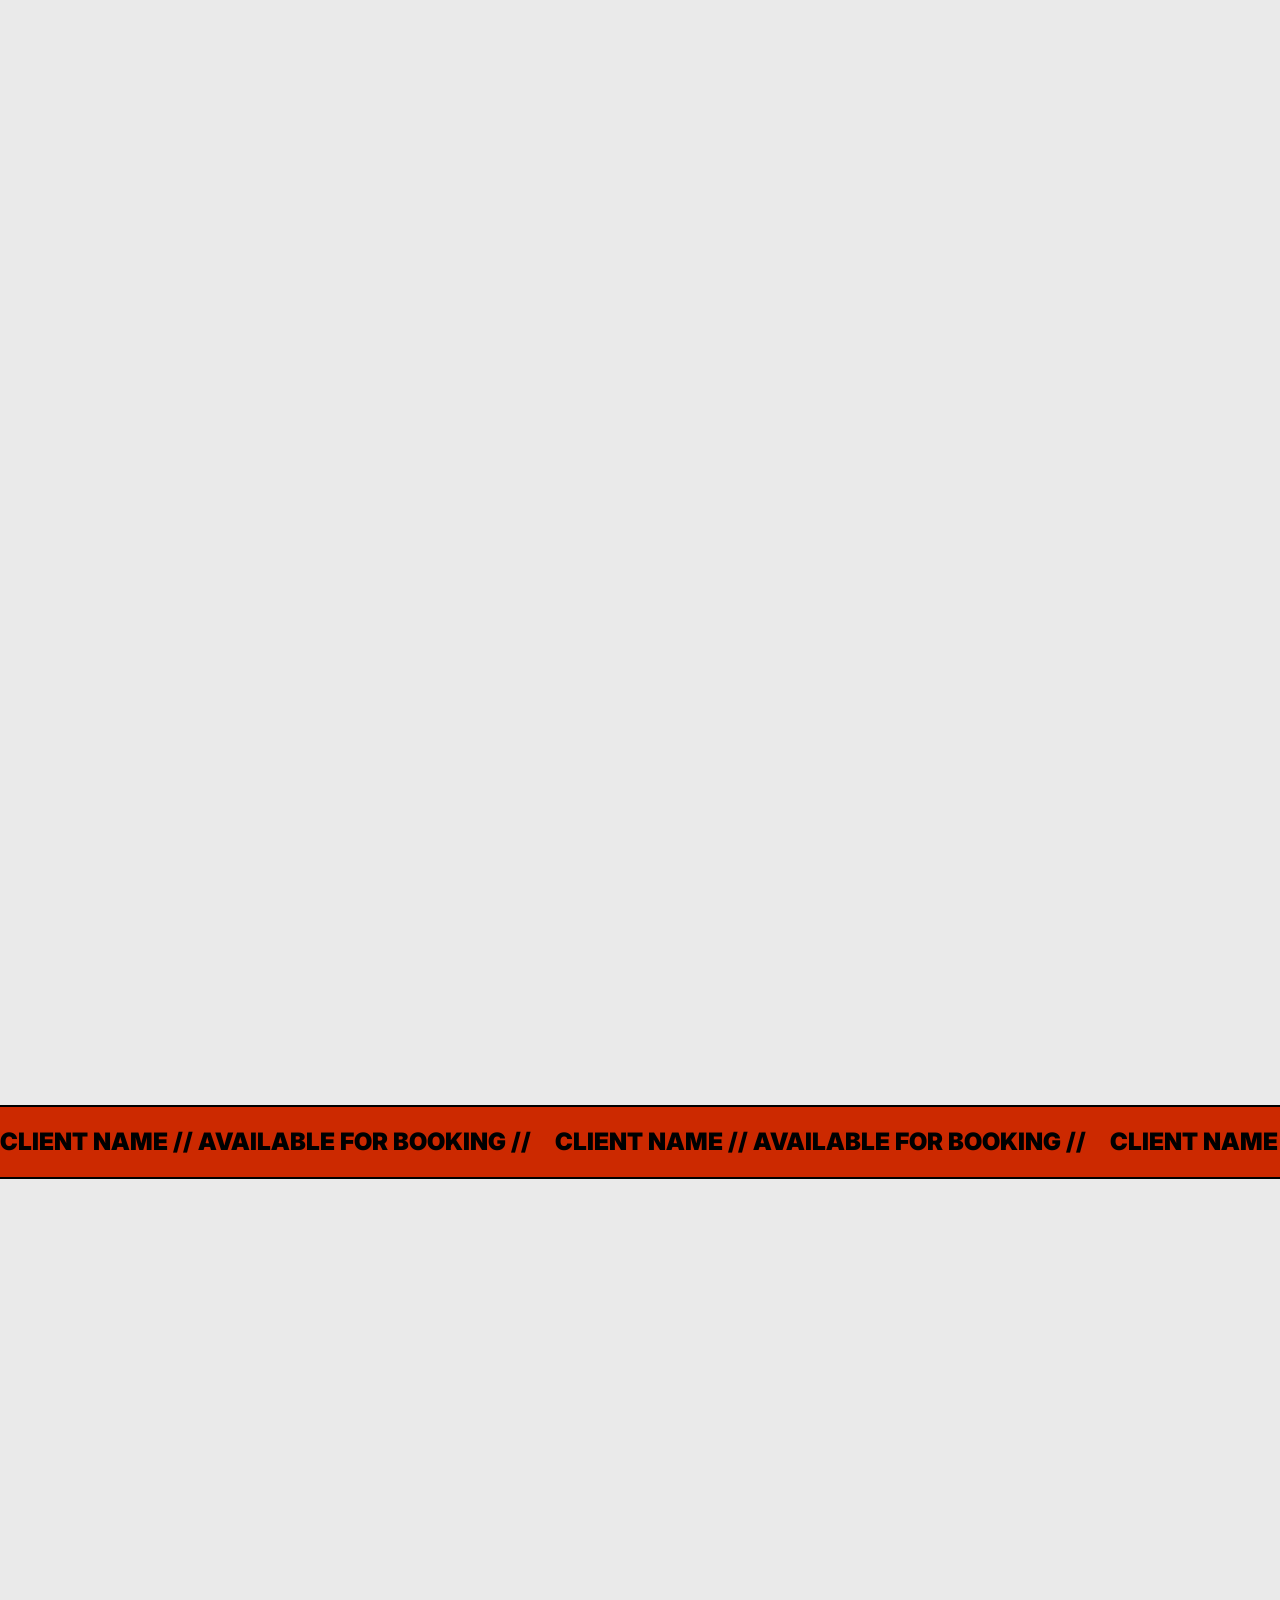
<file: index.html>
<!DOCTYPE html>
<html lang="en">
<head>
    <meta charset="UTF-8">
    <meta name="viewport" content="width=device-width, initial-scale=1.0, viewport-fit=cover">
    
    <!-- =================================================================== -->
    <!-- SEO & METADATA (Update these values for each new client) -->
    <!-- =================================================================== -->
    <meta name="description" content="Editorial model and creative director portfolio.">
    <meta name="robots" content="index, follow, max-image-preview:large">
    <link rel="canonical" href="https://your-client-domain.com/">
    
    <!-- Open Graph (Facebook, LinkedIn, iMessage) -->
    <meta property="og:title" content="Portfolio | Client Name">
    <meta property="og:description" content="Editorial model and creative director portfolio.">
    <meta property="og:image" content="https://your-client-domain.com/image/hero/hero.webp">
    <meta property="og:url" content="https://your-client-domain.com/">
    <meta property="og:type" content="website">
    
    <!-- Twitter Cards -->
    <meta name="twitter:card" content="summary_large_image">
    <meta name="twitter:title" content="Portfolio | Client Name">
    <meta name="twitter:description" content="Editorial model and creative director portfolio.">
    <meta name="twitter:image" content="https://your-client-domain.com/image/hero/hero.webp">
    
    <!-- Apple Web App Settings -->
    <meta name="apple-mobile-web-app-capable" content="yes">
    <meta name="apple-mobile-web-app-status-bar-style" content="black-translucent">
    
    <meta name="theme-color" content="#EAEAEA" media="(prefers-color-scheme: light)">
    <meta name="theme-color" content="#050505" media="(prefers-color-scheme: dark)">
    <link rel="manifest" href="manifest.json">
    <title>Portfolio | Client Name</title>
    <link rel="stylesheet" href="style.css">
    <link rel="preconnect" href="https://fonts.googleapis.com">
    <link rel="preconnect" href="https://fonts.gstatic.com" crossorigin>
    <link href="https://fonts.googleapis.com/css2?family=Inter:wght@400;600;900&family=Playfair+Display:ital,wght@0,400;0,700;1,400&display=block" rel="stylesheet">
    <link rel="preconnect" href="https://player.vimeo.com">
    <link rel="preconnect" href="https://i.vimeocdn.com">
    <link rel="preload" as="image" href="image/hero/hero.webp" fetchpriority="high">
    <script src="config.js"></script>

    <!-- JSON-LD Structured Data -->
    <script type="application/ld+json">
    {
      "@context": "https://schema.org",
      "@type": "Person",
      "name": "Client Name",
      "url": "https://your-client-domain.com/",
      "image": "https://your-client-domain.com/image/hero/hero.webp",
      "jobTitle": "Model and Creative Director"
    }
    </script>
</head>
<body>

    <!-- BRUTALIST SPLASH SCREEN -->
    <div id="splash-screen" class="splash-screen">
        <div class="splash-stack">
            <div class="splash-logo client-name-marquee"></div>
            <div class="splash-caption" id="splashCaption"></div>
        </div>
    </div>
    <script>
        (function() {
            const navEntries = performance.getEntriesByType("navigation");
            const isReload = navEntries.length > 0 ? navEntries[0].type === 'reload' : (window.performance && performance.navigation && performance.navigation.type === 1);
            if (sessionStorage.getItem('hasSeenSplash') && !isReload) {
                document.getElementById('splash-screen').style.display = 'none';
            } else {
                document.body.classList.add('splash-active');
            }
        })();
    </script>

    <script src="nav.js"></script>
    <header class="hero" id="hero">
        <!-- Change the background image URL right here for new clients -->
        <div class="hero-bg-frame">
            <div class="hero-bg" style="background-image: url('image/hero/hero.webp');"></div>
        </div>
        <div class="hero-content">
            <div class="marquee-container reveal">
                <div class="marquee-track">
                    <!-- Half 1 -->
                    <h1 class="client-name-marquee"></h1>
                    <h1 class="client-name-marquee"></h1>
                    <h1 class="client-name-marquee"></h1>
                    <h1 class="client-name-marquee"></h1>
                    <!-- Half 2 -->
                    <h1 class="client-name-marquee"></h1>
                    <h1 class="client-name-marquee"></h1>
                    <h1 class="client-name-marquee"></h1>
                    <h1 class="client-name-marquee"></h1>
                </div>
            </div>
            <div class="hero-text-block">
                <p class="hero-tagline reveal delay-1">
                    <span lang="en" id="taglineEn"></span>
                    <span lang="th" id="taglineTh"></span>
                </p>
                <div class="hero-btns reveal delay-2">
                    <a href="booking.html" class="btn-primary" lang="en">Book Me</a>
                    <a href="booking.html" class="btn-primary" lang="th">จองคิว</a>
                    <a href="#highlights" class="btn-secondary" lang="en">View Portfolio</a>
                    <a href="#highlights" class="btn-secondary" lang="th">ดูผลงาน</a>
                </div>
            </div>
        </div>
        <a href="#highlights" class="scroll-hint hero-scroll-hint reveal delay-2" aria-label="Scroll to highlights">
            <span class="scroll-hint__text">
                <span lang="en">Scroll</span>
                <span lang="th">เลื่อน</span>
            </span>
            <span class="scroll-hint__line" aria-hidden="true"></span>
        </a>
    </header>

    <!-- SECTION 2: Highlights (4 Images) -->
    <section id="highlights">
        <div class="container">
            <p class="section-label reveal">
                <span lang="en">Highlights</span>
                <span lang="th">ไฮไลต์</span>
            </p>
            <div style="grid-column: span 12;">
                <div class="featured-grid">
                    <div class="featured-item reveal"><img src="image/highlights/01.webp" alt="Editorial" loading="lazy" decoding="async"></div>
                    <div class="featured-item reveal"><img src="image/highlights/02.webp" alt="Editorial" loading="lazy" decoding="async"></div>
                    <div class="featured-item reveal"><img src="image/highlights/03.webp" alt="Editorial" loading="lazy" decoding="async"></div>
                    <div class="featured-item reveal"><img src="image/highlights/04.webp" alt="Editorial" loading="lazy" decoding="async"></div>
                </div>
            </div>
        </div>
    </section>

    <!-- SECTION 2.5: Selected Clients -->
    <section id="selected-clients" class="selected-clients-section">
        <div class="container">
            <div class="selected-clients-panel">
                <h3 class="client-strip-title reveal">
                    <span lang="en">Selected Clients</span>
                    <span lang="th">ลูกค้าที่ร่วมงาน</span>
                </h3>
                <div class="brand-strip brand-strip--home reveal delay-1">
                    <img src="image/brand_icons/vogue.webp" alt="VOGUE" class="brand-logo" loading="lazy" decoding="async">
                    <img src="image/brand_icons/elle.webp" alt="ELLE" class="brand-logo" loading="lazy" decoding="async">
                    <img src="image/brand_icons/cartier.webp" alt="CARTIER" class="brand-logo" loading="lazy" decoding="async">
                    <img src="image/brand_icons/armani.webp" alt="ARMANI" class="brand-logo" loading="lazy" decoding="async">
                    <img src="image/brand_icons/levi.webp" alt="LEVI'S" class="brand-logo" loading="lazy" decoding="async">
                </div>
            </div>
        </div>
    </section>

    <!-- SECTION 3: Full Portfolio (20 Images) -->
    <section id="portfolio" class="bg-alt">
        <div class="container">
            <p class="section-label reveal">
                <span lang="en">Portfolio</span>
                <span lang="th">ผลงาน</span>
            </p>
            <div style="grid-column: span 12;">
                <div class="full-grid">
                    <div class="portfolio-column">
                        <div class="masonry-col">
                            <img src="image/portfolio/01.webp" alt="Work" class="reveal" width="1210" height="1462" loading="lazy" decoding="async">
                            <img src="image/portfolio/02.webp" alt="Work" class="reveal" width="2448" height="1632" loading="lazy" decoding="async">
                            <img src="image/portfolio/03.webp" alt="Work" class="reveal" width="1080" height="1350" loading="lazy" decoding="async">
                            <img src="image/portfolio/04.webp" alt="Work" class="reveal" width="1206" height="1470" loading="lazy" decoding="async">
                            <img src="image/portfolio/05.webp" alt="Work" class="reveal" width="1206" height="1458" loading="lazy" decoding="async">
                            <img src="image/portfolio/06.webp" alt="Work" class="reveal" width="1900" height="2850" loading="lazy" decoding="async">
                        </div>
                        <div class="masonry-col">
                            <img src="image/portfolio/07.webp" alt="Work" class="reveal" width="1900" height="2850" loading="lazy" decoding="async">
                            <img src="image/portfolio/08.webp" alt="Work" class="reveal" width="1900" height="2850" loading="lazy" decoding="async">
                            <img src="image/portfolio/09.webp" alt="Work" class="reveal" width="1900" height="2850" loading="lazy" decoding="async">
                            <img src="image/portfolio/10.webp" alt="Work" class="reveal" width="1080" height="1346" loading="lazy" decoding="async">
                        </div>
                    </div>
                    <div class="portfolio-column">
                        <div class="masonry-col">
                            <img src="image/portfolio/11.webp" alt="Work" class="reveal" width="993" height="1238" loading="lazy" decoding="async">
                            <img src="image/portfolio/12.webp" alt="Work" class="reveal" width="1900" height="2533" loading="lazy" decoding="async">
                            <img src="image/portfolio/13.webp" alt="Work" class="reveal" width="1900" height="2533" loading="lazy" decoding="async">
                            <img src="image/portfolio/14.webp" alt="Work" class="reveal" width="1080" height="1350" loading="lazy" decoding="async">
                            <img src="image/portfolio/15.webp" alt="Work" class="reveal" width="1080" height="1350" loading="lazy" decoding="async">
                        </div>
                        <div class="masonry-col">
                            <img src="image/portfolio/16.webp" alt="Work" class="reveal" width="1400" height="1750" loading="lazy" decoding="async">
                            <img src="image/portfolio/17.webp" alt="Work" class="reveal" width="1600" height="2000" loading="lazy" decoding="async">
                            <img src="image/portfolio/18.webp" alt="Work" class="reveal" width="750" height="938" loading="lazy" decoding="async">
                            <img src="image/portfolio/19.webp" alt="Work" class="reveal" width="1080" height="1347" loading="lazy" decoding="async">
                            <img src="image/portfolio/20.webp" alt="Work" class="reveal" width="1080" height="1440" loading="lazy" decoding="async">
                        </div>
                    </div>
                </div>
            </div>
        </div>
    </section>

    <!-- SECTION 4: Video Portfolio (2 Videos) -->
    <section id="motion">
        <div class="container">
            <p class="section-label reveal">
                <span lang="en">Videos</span>
                <span lang="th">วิดีโอ</span>
            </p>
            <div style="grid-column: span 12;">
                <div class="video-grid">
                    <div class="video-item reveal">
                        <div class="avant-video-placeholder">
                            <div class="avant-video-placeholder__inner">
                                <span class="avant-video-placeholder__frame">Film Slot / 01</span>
                                <span class="avant-video-placeholder__play" aria-hidden="true"></span>
                                <span class="avant-video-placeholder__title" lang="en">Campaign Film</span>
                                <span class="avant-video-placeholder__title" lang="th">วิดีโอแคมเปญ</span>
                                <span class="avant-video-placeholder__note" lang="en">Replace with Vimeo, YouTube, or uploaded video embed.</span>
                                <span class="avant-video-placeholder__note" lang="th">แทนที่ด้วยวิดีโอจาก Vimeo, YouTube หรือไฟล์วิดีโอ</span>
                            </div>
                        </div>
                    </div>
                    <div class="video-item reveal">
                        <div class="avant-video-placeholder">
                            <div class="avant-video-placeholder__inner">
                                <span class="avant-video-placeholder__frame">Film Slot / 02</span>
                                <span class="avant-video-placeholder__play" aria-hidden="true"></span>
                                <span class="avant-video-placeholder__title" lang="en">Runway Clip</span>
                                <span class="avant-video-placeholder__title" lang="th">วิดีโอรันเวย์</span>
                                <span class="avant-video-placeholder__note" lang="en">Use this frame for movement, runway, or behind-the-scenes footage.</span>
                                <span class="avant-video-placeholder__note" lang="th">ใช้พื้นที่นี้สำหรับวิดีโอเคลื่อนไหว รันเวย์ หรือเบื้องหลังการทำงาน</span>
                            </div>
                        </div>
                    </div>
                </div>
            </div>
        </div>
    </section>

    <!-- SECTION 5: Measurements -->
    <section id="measurements" class="bg-alt">
        <div class="container">
            <p class="section-label reveal">
                <span lang="en">Measurements</span>
                <span lang="th">สัดส่วน</span>
            </p>
            <div style="grid-column: span 12;">
                <div class="info-strip">
                    <div><span lang="en">Height</span><span lang="th">ส่วนสูง</span> / <span id="val-height"></span></div>
                    <div><span lang="en">Bust</span><span lang="th">อก</span> / <span id="val-bust"></span></div>
                    <div><span lang="en">Waist</span><span lang="th">เอว</span> / <span id="val-waist"></span></div>
                    <div><span lang="en">Hips</span><span lang="th">สะโพก</span> / <span id="val-hips"></span></div>
                    <div><span lang="en">Shoes</span><span lang="th">รองเท้า</span> / <span id="val-shoes"></span></div>
                    <div><span lang="en">Hair</span><span lang="th">สีผม</span> / <span lang="en" id="val-hairEn"></span><span lang="th" id="val-hairTh"></span></div>
                    <div><span lang="en">Eyes</span><span lang="th">นัยน์ตา</span> / <span lang="en" id="val-eyesEn"></span><span lang="th" id="val-eyesTh"></span></div>   
                </div>
                <!-- Brutalist Comp Card Button -->
                <div class="comp-card-container reveal delay-1" id="compCardContainer">
                    <button type="button" id="compCardBtn" class="btn-bold">
                        <span lang="en">View Comp Card</span>
                        <span lang="th">ดูคอมพ์การ์ด</span>
                    </button>
                </div>
            </div>
        </div>
    </section>

    <!-- SECTION 6: Digitals (4 Images) -->
    <section id="digitals">
        <div class="container">
            <p class="section-label reveal">
                <span lang="en">Digitals</span>
                <span lang="th">สแนปช็อต</span>
            </p>
            <div style="grid-column: span 12;">
                <div class="digitals-grid">
                    <img src="image/digitals/01.webp" alt="Digital 1" class="reveal" loading="lazy" decoding="async">
                    <img src="image/digitals/02.webp" alt="Digital 2" class="reveal" loading="lazy" decoding="async">
                    <img src="image/digitals/03.webp" alt="Digital 3" class="reveal" loading="lazy" decoding="async">
                    <img src="image/digitals/04.webp" alt="Digital 4" class="reveal" loading="lazy" decoding="async">
                </div>
            </div>
        </div>
    </section>

    <section class="cta-section">
        <h2 class="reveal">
            <span lang="en">Available for bookings</span>
            <span lang="th">ติดต่องานและจองคิว</span>
        </h2>
        <a href="booking.html" class="btn-bold reveal delay-1">
            <span lang="en">Booking Page</span>
            <span lang="th">ไปที่หน้าการจอง</span>
        </a>
    </section>

    <a href="#hero" class="back-to-top">
        <span lang="en">Top</span>
        <span lang="th">กลับขึ้นบน</span>
    </a>

    <div id="imageModal" class="modal">
        <span class="modal-nav modal-prev">&#10094;</span>
        <img class="modal-content" id="img01">
        <div class="modal-caption" id="imageModalCaption" aria-live="polite">
            <div class="modal-caption__kicker" id="imageModalCaptionKicker"></div>
            <div class="modal-caption__text">
                <span lang="en" id="imageModalCaptionEn"></span>
                <span lang="th" id="imageModalCaptionTh"></span>
            </div>
        </div>
        <button type="button" class="modal-caption-toggle" id="imageModalCaptionToggle" aria-pressed="true">
            <span lang="en" id="imageModalCaptionToggleEn">Captions: On</span>
            <span lang="th" id="imageModalCaptionToggleTh">คำบรรยาย: เปิด</span>
        </button>
        <button type="button" class="modal-fullscreen-toggle" id="imageModalFullscreenToggle" aria-pressed="false">
            <span lang="en" id="imageModalFullscreenToggleEn">Fullscreen</span>
            <span lang="th" id="imageModalFullscreenToggleTh">เต็มจอ</span>
        </button>
        <span class="modal-nav modal-next">&#10095;</span>
    </div>

    <!-- Dedicated Comp Card Modal -->
    <div id="compCardModal" class="modal" role="dialog" aria-modal="true" aria-label="Comp Card">
        <img class="modal-content" id="compCardImg" alt="Client Comp Card">
        <div class="comp-card-modal-note">
            <a href="#" id="compCardDownload" download="Comp_Card.png" class="btn-primary comp-card-download">
                <span lang="en">Download Comp Card</span>
                <span lang="th">ดาวน์โหลดคอมพ์การ์ด</span>
            </a>
        </div>
    </div>

    <script src="footer.js"></script>
    <script src="main.js"></script>
</body>
</html>
</file>
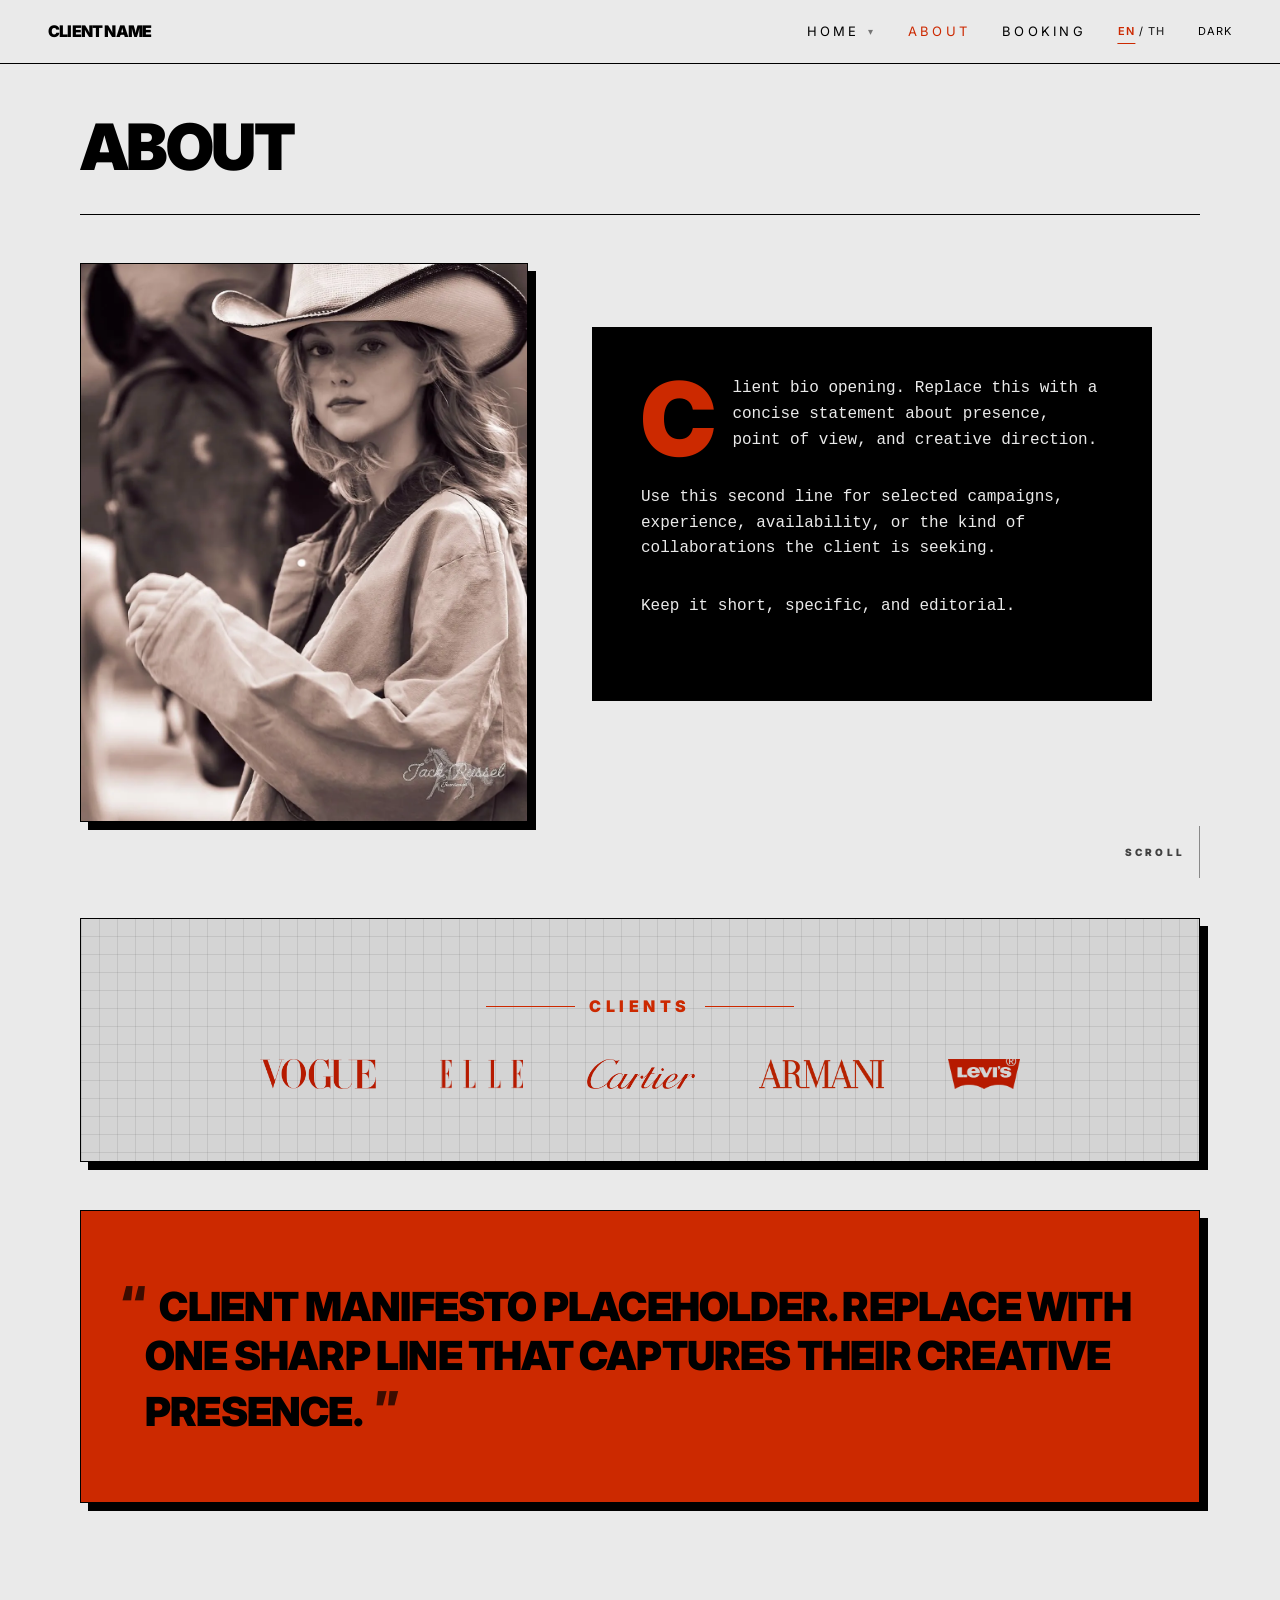
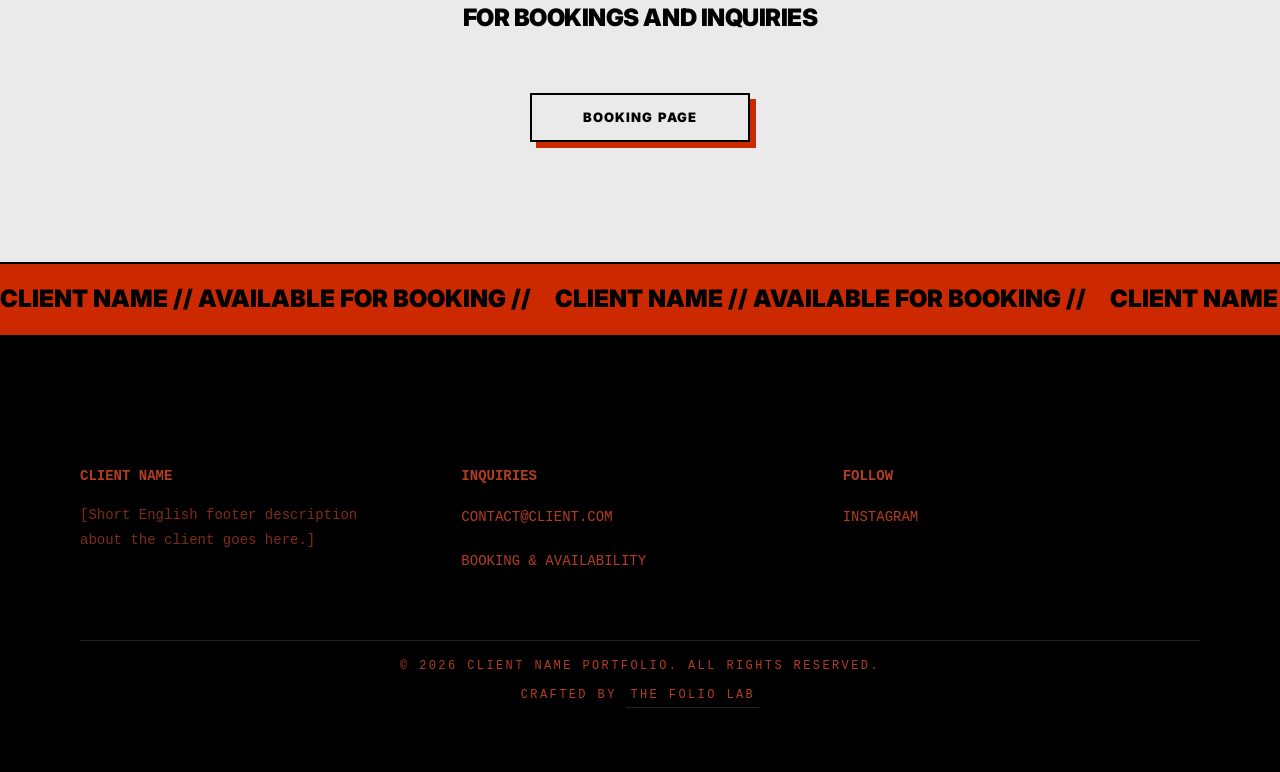
<file: about.html>
<!DOCTYPE html>
<html lang="en">
<head>
    <meta charset="UTF-8">
    <meta name="viewport" content="width=device-width, initial-scale=1.0, viewport-fit=cover">
    
    <!-- SEO & METADATA -->
    <meta name="description" content="Learn more about [Client Name] and their professional experience.">
    <meta name="robots" content="index, follow, max-image-preview:large">
    <link rel="canonical" href="https://your-client-domain.com/about.html">
    
    <!-- Open Graph -->
    <meta property="og:title" content="About | Client Name">
    <meta property="og:description" content="Learn more about [Client Name] and their professional experience.">
    <meta property="og:image" content="https://your-client-domain.com/image/about/01.webp">
    <meta property="og:url" content="https://your-client-domain.com/about.html">
    <meta property="og:type" content="profile">
    
    <!-- Twitter Cards -->
    <meta name="twitter:card" content="summary_large_image">
    <meta name="twitter:title" content="About | Client Name">
    <meta name="twitter:description" content="Learn more about [Client Name] and their professional experience.">
    <meta name="twitter:image" content="https://your-client-domain.com/image/about/01.webp">
    
    <meta name="apple-mobile-web-app-capable" content="yes">
    <meta name="apple-mobile-web-app-status-bar-style" content="black-translucent">
    <meta name="theme-color" content="#EAEAEA" media="(prefers-color-scheme: light)">
    <meta name="theme-color" content="#050505" media="(prefers-color-scheme: dark)">
    <link rel="manifest" href="manifest.json">
    <title>About | Client Name</title>
    <link rel="stylesheet" href="style.css">
    <link rel="preconnect" href="https://fonts.googleapis.com">
    <link rel="preconnect" href="https://fonts.gstatic.com" crossorigin>
    <link href="https://fonts.googleapis.com/css2?family=Inter:wght@400;600;900&family=Playfair+Display:ital,wght@0,400;0,700;1,400&display=block" rel="stylesheet">
    <script src="config.js"></script>

    <!-- JSON-LD Structured Data -->
    <script type="application/ld+json">
    {
      "@context": "https://schema.org",
      "@type": "ProfilePage",
      "mainEntity": {
        "@type": "Person",
        "name": "Client Name",
        "image": "https://your-client-domain.com/image/about/01.webp",
        "description": "Professional model and creative director.",
        "url": "https://your-client-domain.com/about.html"
      }
    }
    </script>
</head>
<body>

    <script src="nav.js"></script>
    <section class="about-intro">
        <div class="container">
            <div style="grid-column: span 12;">
                <h2 class="page-header reveal">
                    <span lang="en">About</span>
                    <span lang="th">เกี่ยวกับฉัน</span>
                </h2>
                <div class="split-layout">
                    <img src="image/about/01.webp" alt="Portrait" class="reveal" loading="lazy">
                    <div class="bio reveal delay-1">
                        <p lang="en">Client bio opening. Replace this with a concise statement about presence, point of view, and creative direction.</p>
                        <p lang="th">ย่อหน้าเปิดประวัติ แทนที่ด้วยคำแนะนำตัวที่กระชับเกี่ยวกับตัวตน มุมมอง และทิศทางสร้างสรรค์</p>

                        <p lang="en">Use this second line for selected campaigns, experience, availability, or the kind of collaborations the client is seeking.</p>
                        <p lang="th">ใช้ย่อหน้าที่สองสำหรับแคมเปญ ประสบการณ์ ความพร้อมรับงาน หรือรูปแบบงานที่ต้องการร่วมงาน</p>
                            
                        <p lang="en">Keep it short, specific, and editorial.</p>
                        <p lang="th">เขียนให้สั้น ชัดเจน และมีโทนแบบเอดิทอเรียล</p>
                    </div>
                </div>
                <div class="scroll-hint about-scroll-hint reveal delay-2" aria-label="Scroll down">
                    <span class="scroll-hint__text">
                        <span lang="en">Scroll</span>
                        <span lang="th">เลื่อน</span>
                    </span>
                    <span class="scroll-hint__line" aria-hidden="true"></span>
                </div>
            </div>
        </div>
    </section>

    <section id="about-clients" class="container about-clients">
        <div class="about-clients__inner">
            <h2 class="client-strip-title reveal">
                <span lang="en">Clients</span>
                <span lang="th">ลูกค้าที่ร่วมงาน</span>
            </h2>
            <div class="brand-strip brand-strip--about reveal delay-1">
                <img src="image/brand_icons/vogue.webp" alt="VOGUE" class="brand-logo" loading="lazy" decoding="async">
                <img src="image/brand_icons/elle.webp" alt="ELLE" class="brand-logo" loading="lazy" decoding="async">
                <img src="image/brand_icons/cartier.webp" alt="CARTIER" class="brand-logo" loading="lazy" decoding="async">
                <img src="image/brand_icons/armani.webp" alt="ARMANI" class="brand-logo" loading="lazy" decoding="async">
                <img src="image/brand_icons/levi.webp" alt="LEVI'S" class="brand-logo" loading="lazy" decoding="async">
            </div>
        </div>
    </section>

    <section class="container" style="padding-bottom: 96px;">
        <div style="grid-column: span 12;">
            <div class="brutalist-quote-box reveal">
                <p class="editorial-quote">
                    <span lang="en">Client manifesto placeholder. Replace with one sharp line that captures their creative presence.</span>
                    <span lang="th">ข้อความแมนิเฟสโตตัวอย่าง แทนที่ด้วยประโยคสั้นคมที่สะท้อนตัวตนและทิศทางสร้างสรรค์ของลูกค้า</span>
                </p>
            </div>
            
            <div style="margin-top: 96px; text-align: center;">
                <h3 class="reveal">
                    <span lang="en">For bookings and inquiries</span>
                    <span lang="th">สำหรับการจองและติดต่อสอบถาม</span>
                </h3>
                <a href="booking.html" class="btn-bold reveal delay-1">
                    <span lang="en">Booking Page</span>
                    <span lang="th">ไปที่หน้าการจอง</span>
                </a>
            </div>
        </div>
    </section>

    <script src="footer.js"></script>
    <script src="main.js"></script>
</body>
</html>
</file>
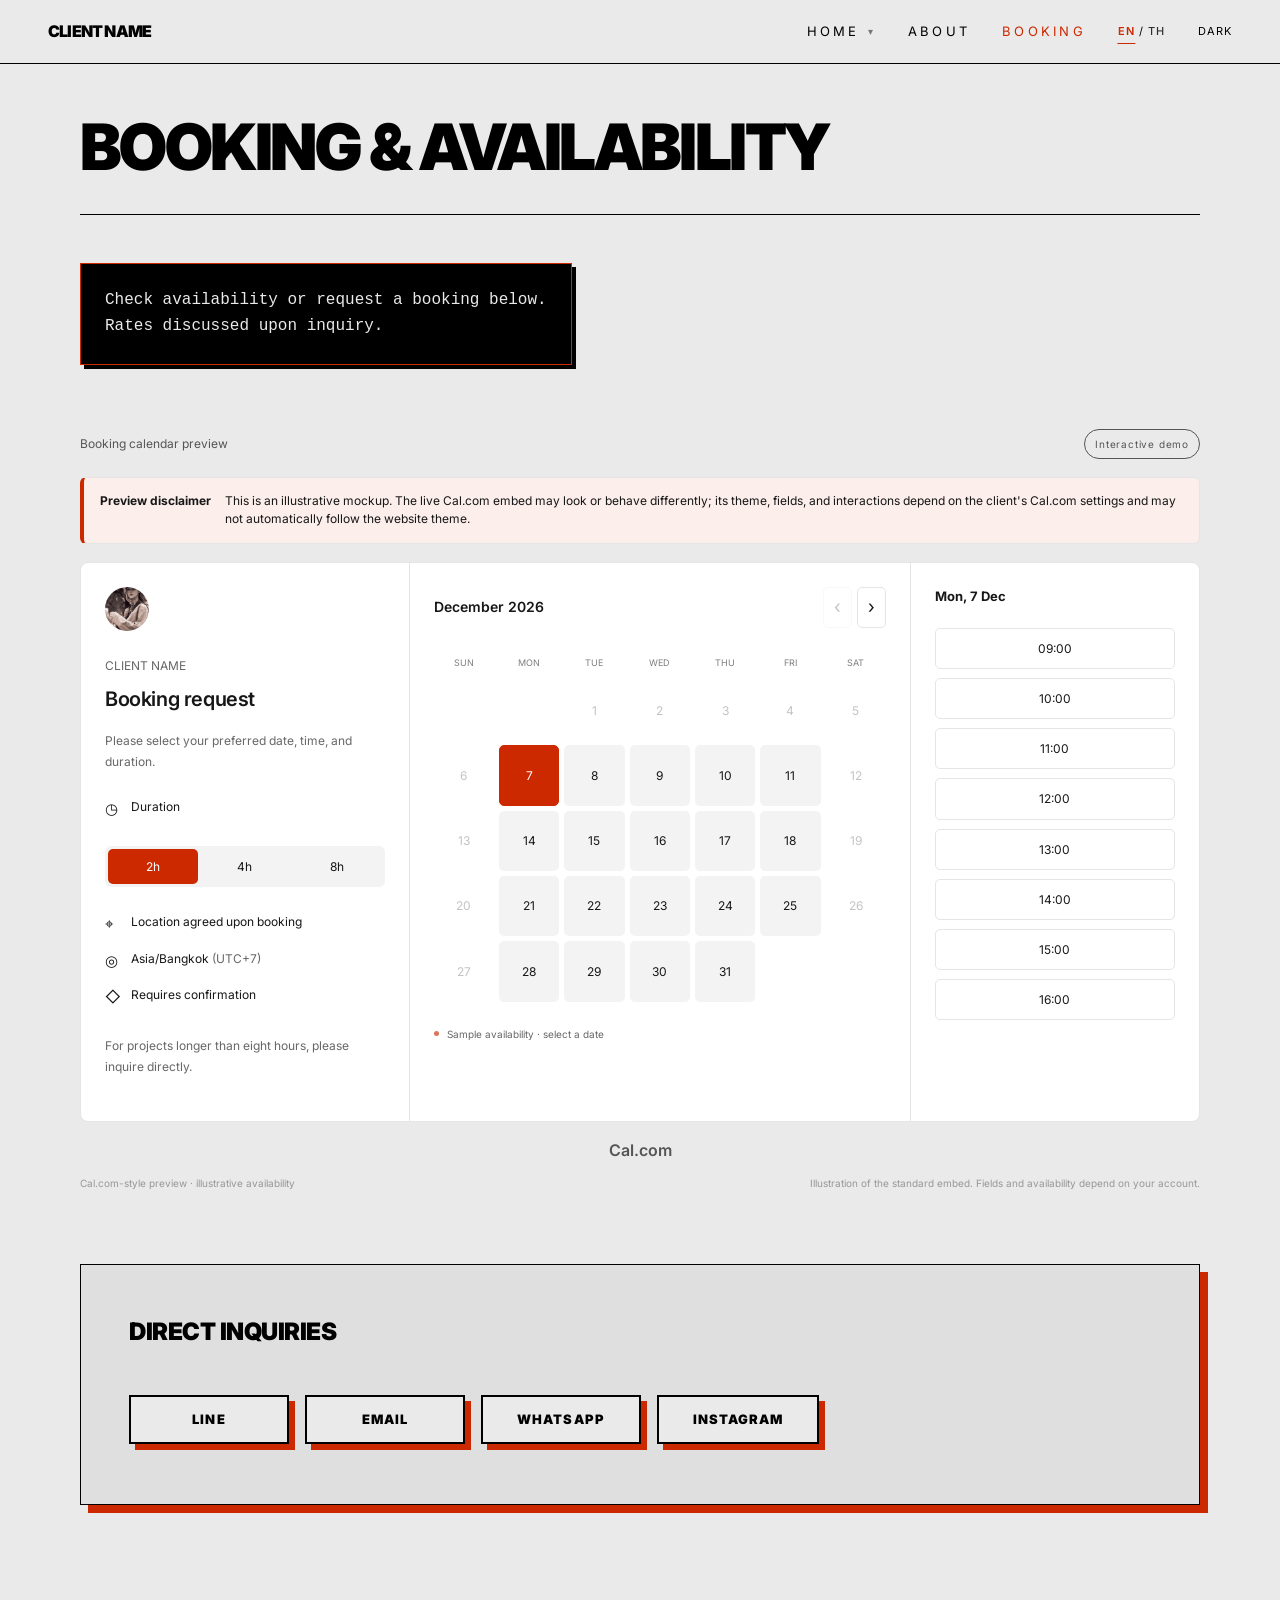
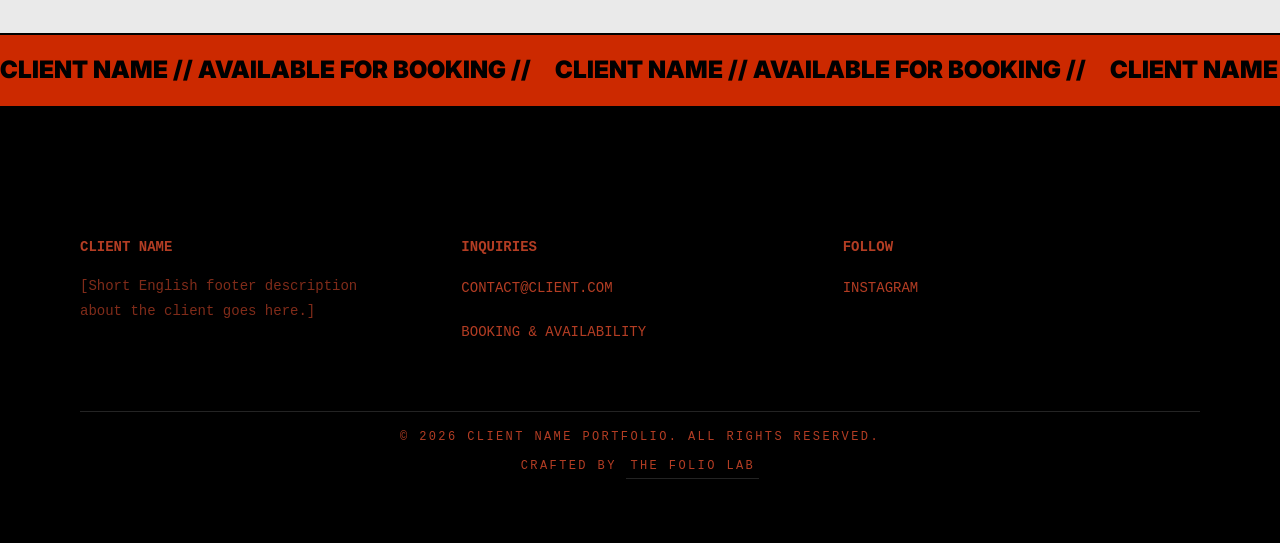
<file: booking.html>
<!DOCTYPE html>
<html lang="en">
<head>
    <meta charset="UTF-8">
    <meta name="viewport" content="width=device-width, initial-scale=1.0, viewport-fit=cover">
    
    <!-- SEO & METADATA -->
    <meta name="description" content="Check availability and request a booking.">
    <meta name="robots" content="index, follow, max-image-preview:large">
    <link rel="canonical" href="https://your-client-domain.com/booking.html">
    
    <!-- Open Graph -->
    <meta property="og:title" content="Booking | Client Name">
    <meta property="og:description" content="Check availability and request a booking.">
    <meta property="og:image" content="https://your-client-domain.com/image/hero/hero.webp">
    <meta property="og:url" content="https://your-client-domain.com/booking.html">
    <meta property="og:type" content="website">
    
    <!-- Twitter Cards -->
    <meta name="twitter:card" content="summary_large_image">
    <meta name="twitter:title" content="Booking | Client Name">
    <meta name="twitter:description" content="Check availability and request a booking.">
    <meta name="twitter:image" content="https://your-client-domain.com/image/hero/hero.webp">
    
    <meta name="apple-mobile-web-app-capable" content="yes">
    <meta name="apple-mobile-web-app-status-bar-style" content="black-translucent">
    <meta name="theme-color" content="#EAEAEA" media="(prefers-color-scheme: light)">
    <meta name="theme-color" content="#050505" media="(prefers-color-scheme: dark)">
    <link rel="manifest" href="manifest.json">
    <title>Booking | Client Name</title>
    <link rel="stylesheet" href="style.css?v=avant-calendar-1">
    <link rel="stylesheet" href="calendar-preview.css?v=disclaimer-1">
    <link rel="preconnect" href="https://fonts.googleapis.com">
    <link rel="preconnect" href="https://fonts.gstatic.com" crossorigin>
    <link href="https://fonts.googleapis.com/css2?family=Inter:wght@400;600;900&family=Playfair+Display:ital,wght@0,400;0,700;1,400&display=block" rel="stylesheet">
    <script src="config.js?v=avant-calendar-1"></script>

    <!-- JSON-LD Structured Data -->
    <script type="application/ld+json">
    {
      "@context": "https://schema.org",
      "@type": "ContactPage",
      "name": "Booking & Availability | Client Name",
      "description": "Check availability or request a booking.",
      "url": "https://your-client-domain.com/booking.html"
    }
    </script>
</head>
<body>

    <script src="nav.js?v=avant-calendar-1"></script>
    <section style="padding-top: 96px; padding-bottom: 128px; border-top: none;">
        <div class="container">
            <div style="grid-column: span 12;">
                <h2 class="page-header reveal">
                    <span lang="en">Booking & Availability</span>
                    <span lang="th">จองคิวและตารางงาน</span>
                </h2>
                <p class="page-description reveal delay-1" style="background: var(--text); color: var(--bg); padding: 24px; border: 1px solid var(--gold); width: fit-content; box-shadow: 4px 4px 0px var(--text); margin-bottom: 64px;">
                    <span lang="en">Check availability or request a booking below. <br> Rates discussed upon inquiry.</span>
                    <span lang="th">ตรวจสอบตารางงานหรือส่งคำขอจองคิวได้ที่ด้านล่าง <br>สามารถติดต่อเพื่อสอบถามราคาก่อนการจองคิว</span>
                </p>

                <div id="calendar-preview" class="cal-preview"></div>

                <div class="inquiry-section reveal delay-3" style="text-align: left; border: 1px solid var(--text); padding: 48px; background: var(--alt-bg); box-shadow: 8px 8px 0px var(--gold);">
                    <h3 class="reveal">
                        <span lang="en">Direct Inquiries</span>
                        <span lang="th">ติดต่อสอบถาม</span>
                    </h3>
                    <div class="contact-list" style="justify-content: flex-start; gap: 16px;">
                        <a href="#" id="link-line" target="_blank" rel="noopener noreferrer" class="btn-bold reveal delay-1">LINE</a>
                        <a href="#" id="link-email" class="btn-bold reveal delay-2">Email</a>
                        <a href="#" id="link-wa" target="_blank" rel="noopener noreferrer" class="btn-bold reveal delay-3">WhatsApp</a>
                        <a href="#" id="link-ig" target="_blank" rel="noopener noreferrer" class="btn-bold reveal delay-4">INSTAGRAM</a>
                    </div>
                </div>
            </div>
        </div>
    </section>

    <script src="calendar-preview.js?v=disclaimer-1"></script>
    <script src="footer.js?v=avant-calendar-1"></script>
    <script src="main.js?v=avant-calendar-1"></script>
</body>
</html>
</file>
<file: style.css>
/* ==========================================================================
   CLIENT CONFIGURATION (THEME SETTINGS)
   Update these variables to re-skin the entire website in seconds.
   ========================================================================== */
:root {
    /* 1. BRAND COLORS */
    --black: #000000;
    --white: #ffffff;
    --light-gray: #f5f5f5;
    --gold: #CC2900; /* Dimmed Safety Red - Elevated Utility */
    --gold-footer: #FF5733; /* Brighter red for footer readability on black */

    /* 2. BRAND FONTS */
    --serif: 'Inter', -apple-system, BlinkMacSystemFont, "Segoe UI", Roboto, sans-serif;
    --sans: 'Inter', -apple-system, BlinkMacSystemFont, "Segoe UI", Roboto, sans-serif;
    --mono: 'Courier New', Courier, monospace; /* Brutalist Typewriter Font */

    /* 3. SPACING */
    --margin: 80px;
    --gutter: 24px;

    /* Theme-aware variables */
    --bg: #EAEAEA; /* Stark concrete light */
    --text: #000000; /* Pure brutal black */
    --surface: #D4D4D4; /* Darker concrete */
    --nav-bg: rgba(234, 234, 234, 0.95);
    --dropdown-bg: #EAEAEA;
    --alt-bg: #DFDFDF;
    --border-subtle: #000000; /* HARSH 1px solid black wireframes */
    --mobile-viewport-overbleed: 15vh;
    --mobile-edge-bg: var(--bg);
    --visual-viewport-bottom: 0px;
    --modal-mobile-toolbar-clearance: 0px;
    --mobile-statusbar-clearance: 64px;
    color-scheme: light;
}

[data-theme="dark"] {
    --bg: #050505; /* Pitch black */
    --text: #FFFFFF; /* Pure white */
    --surface: #151515; 
    --nav-bg: rgba(5, 5, 5, 0.95);
    --dropdown-bg: #050505;
    --alt-bg: #0A0A0A; 
    --border-subtle: #FFFFFF; /* HARSH 1px solid white wireframes */
    --gold: #A3CC00; /* Dimmed Acid Green - Softer for Dark Mode */
    --gold-footer: #C8FF33; /* Brighter green for footer readability on black */
    color-scheme: dark;
}

@media (prefers-color-scheme: dark) {
    :root:not([data-theme]) {
        --bg: #050505; /* Pitch black */
        --text: #FFFFFF; /* Pure white */
        --surface: #151515;
        --nav-bg: rgba(5, 5, 5, 0.95);
        --dropdown-bg: #050505;
        --alt-bg: #0A0A0A;
        --border-subtle: #FFFFFF;
        --gold: #A3CC00;
        --gold-footer: #C8FF33;
        color-scheme: dark;
    }
}

html {
    width: 100%;
    max-width: 100%;
    background-color: var(--bg);
    scrollbar-width: thin;
    scrollbar-color: var(--text) var(--bg);
    scroll-behavior: smooth;
    overflow-x: hidden;
}

body {
    background-color: var(--bg);
    overflow-x: hidden;
    width: 100%;
    max-width: 100%;
}

body.splash-active {
    background-color: var(--bg);
}

html:has(body.splash-active),
body.splash-active {
    overflow: hidden;
    scrollbar-width: none;
}

html:has(body.splash-active)::-webkit-scrollbar,
body.splash-active::-webkit-scrollbar {
    width: 0;
    height: 0;
}

body.splash-active nav,
body.splash-active .hero,
body.splash-active section,
body.splash-active footer,
body.splash-active .back-to-top,
body.splash-active .modal {
    visibility: hidden;
}

body.splash-active .splash-screen {
    visibility: visible;
}

body::before {
    content: "";
    position: fixed;
    top: 0;
    left: 0;
    right: 0;
    height: env(safe-area-inset-top);
    background: var(--bg);
    z-index: 90;
    pointer-events: none;
}

body::after {
    content: "";
    position: fixed;
    left: 0;
    right: 0;
    bottom: 0;
    height: env(safe-area-inset-bottom);
    background: var(--mobile-edge-bg);
    z-index: 99;
    pointer-events: none;
}

.mobile-status-cover {
    display: none;
}

@media (max-width: 1024px) {
    html,
    body {
        min-height: 100vh;
        min-height: 100lvh;
        background-color: var(--bg);
        overscroll-behavior-y: none;
    }

    body {
        min-height: calc(100lvh + var(--mobile-viewport-overbleed));
    }

    body::before {
        top: calc(-1 * var(--mobile-viewport-overbleed));
        height: calc(var(--mobile-viewport-overbleed) + var(--mobile-statusbar-clearance) + env(safe-area-inset-top));
        z-index: 10000;
    }

    body::after {
        bottom: calc(-1 * var(--mobile-viewport-overbleed));
        height: calc(var(--mobile-viewport-overbleed) + env(safe-area-inset-bottom));
        z-index: 1500;
    }

    .mobile-status-cover {
        display: block;
        position: fixed;
        top: calc(-1 * var(--mobile-viewport-overbleed));
        left: 0;
        right: 0;
        height: calc(var(--mobile-viewport-overbleed) + 52px);
        height: calc(var(--mobile-viewport-overbleed) + max(52px, env(safe-area-inset-top)));
        background: var(--bg);
        z-index: 10002;
        pointer-events: none;
        -webkit-transform: translateZ(0);
        transform: translateZ(0);
    }
}

@supports (overflow: clip) {
    html,
    body {
        overflow-x: clip;
    }
}

* {
    margin: 0;
    padding: 0;
    box-sizing: border-box;
    -webkit-tap-highlight-color: transparent; /* Removes the default mobile browser gray tap blink universally */
}

img,
video,
iframe {
    max-width: 100%;
}

body {
    background-color: var(--bg);
    color: var(--text);
    font-family: var(--mono); /* Terminal / Typewriter effect */
    font-size: 16px; /* Smaller default for monospace readability */
    line-height: 1.6;
    letter-spacing: 0; /* Monospace characters shouldn't be tightened */
    -webkit-font-smoothing: antialiased;
}

/* --- CUSTOM SCROLLBAR --- */
::-webkit-scrollbar {
    width: 12px;
}
::-webkit-scrollbar-track {
    background: var(--bg);
    border-left: 1px solid var(--text);
}
::-webkit-scrollbar-thumb {
    background: var(--text);
    border: 2px solid var(--bg); /* Adds breathing room / inset effect */
}
::-webkit-scrollbar-thumb:hover {
    background: var(--gold);
}

/* Language Toggle Logic */
/* Hide Thai elements by default */
[lang="th"] { 
    display: none !important; 
}

/* Toggle logic: target only elements with the explicit lang attribute */
body.lang-th [lang="en"] { display: none !important; }
body.lang-th [lang="th"] { display: block !important; }
body.lang-th a[lang="th"], body.lang-th span[lang="th"] { display: inline-block !important; }

h1, h2, .logo {
    font-family: var(--sans);
    font-weight: 900; /* MAXIMUM WEIGHT */
    text-transform: uppercase;
    letter-spacing: -0.05em; /* Extremely tight brutalist tracking */
}

h1 { font-size: clamp(80px, 14vw, 200px); line-height: 0.8; } /* Massive unconstrained scaling */
h2 { font-size: 64px; margin-bottom: 64px; font-weight: 900; letter-spacing: -0.04em; } /* Larger with more bottom margin */

h3 { 
    font-family: var(--sans); 
    font-size: 24px; 
    font-weight: 900; 
    text-transform: uppercase; 
    letter-spacing: -0.02em; 
    margin-bottom: 32px; 
    color: var(--text); 
    opacity: 1; /* Ensures text stays strictly black on white backgrounds */
}

a { text-decoration: none; color: inherit; transition: opacity 0.1s ease-out, color 0.1s ease-out; }
a:hover { opacity: 0.7; }

/* Brand Logos Theme Adaptability */
.brand-logo { 
    transition: filter 0.5s ease; 
    pointer-events: none; /* Foolproof kill switch: Blocks all click events and modal triggers */
    filter: invert(20%) sepia(86%) saturate(4898%) hue-rotate(10deg) brightness(75%) contrast(106%); /* Darker shade of --gold (#CC2900) */
}
[data-theme="dark"] .brand-logo { filter: invert(67%) sepia(74%) saturate(3048%) hue-rotate(39deg) brightness(80%) contrast(104%); /* Darker shade of dark mode --gold (#A3CC00) */ }

.selected-clients-section {
    padding: 0 0 112px;
}

.selected-clients-panel,
.about-clients__inner {
    grid-column: span 12;
    border: 1px solid var(--text);
    background:
        linear-gradient(90deg, rgba(0, 0, 0, 0.08) 1px, transparent 1px),
        linear-gradient(0deg, rgba(0, 0, 0, 0.08) 1px, transparent 1px),
        var(--surface);
    background-size: 18px 18px;
    box-shadow: 8px 8px 0 var(--text);
    padding: clamp(36px, 6vw, 72px);
    text-align: center;
}

[data-theme="dark"] .selected-clients-panel,
[data-theme="dark"] .about-clients__inner {
    background:
        linear-gradient(90deg, rgba(255, 255, 255, 0.08) 1px, transparent 1px),
        linear-gradient(0deg, rgba(255, 255, 255, 0.08) 1px, transparent 1px),
        var(--surface);
}

.client-strip-title {
    display: inline-flex;
    align-items: center;
    gap: 14px;
    margin: 0 0 42px;
    color: var(--gold);
    font-family: var(--sans);
    font-size: clamp(12px, 1.4vw, 16px);
    font-weight: 900;
    letter-spacing: 0.28em;
    line-height: 1.2;
    text-transform: uppercase;
}

.client-strip-title::before,
.client-strip-title::after {
    content: "";
    width: clamp(28px, 7vw, 92px);
    height: 1px;
    background: currentColor;
}

.brand-strip {
    display: flex;
    justify-content: center;
    align-items: center;
    flex-wrap: wrap;
    gap: clamp(28px, 5vw, 72px);
}

.brand-strip .brand-logo {
    height: clamp(18px, 3vw, 30px);
    width: auto;
    max-width: min(150px, 38vw);
    object-fit: contain;
}

.brand-strip--home .brand-logo {
    height: clamp(16px, 2.5vw, 24px);
}

/* Grid System */
.container {
    max-width: 1440px;
    width: 100%;
    margin: 0 auto;
    padding: 0 var(--margin);
    display: grid;
    grid-template-columns: repeat(12, 1fr);
    gap: var(--gutter);
}

.container > *,
.hero-content,
.hero-text-block,
.hero-btns,
.page-header,
.page-description,
.section-label,
.portfolio-column,
.masonry-col,
.nav-links,
.btn-primary,
.btn-secondary,
.btn-bold,
.booking-placeholder,
.avant-video-placeholder {
    min-width: 0;
}

/* --- 2. NAVIGATION BAR --- */
nav {
    height: 64px; /* Reduced height for a sleeker look */
    display: flex;
    align-items: center;
    justify-content: space-between;
    padding: 0 48px; /* Reduced padding for precision */
    position: fixed;
    top: 0; 
    width: 100%;
    z-index: 100;
    background: var(--bg); /* Solid brutalist block */
    backdrop-filter: none;
    border-bottom: 1px solid var(--text); /* Clean structural line */
    transition: background-color 0.5s cubic-bezier(0.16, 1, 0.3, 1), transform 0.5s cubic-bezier(0.16, 1, 0.3, 1), padding 0.5s cubic-bezier(0.16, 1, 0.3, 1), border-color 0.5s cubic-bezier(0.16, 1, 0.3, 1);
}

nav::before {
    content: "";
    position: fixed;
    top: calc(-1 * (var(--mobile-statusbar-clearance) + env(safe-area-inset-top)));
    left: 0;
    right: 0;
    height: calc(var(--mobile-statusbar-clearance) + env(safe-area-inset-top));
    background: var(--bg);
    pointer-events: none;
}

/* --- NAVIGATION ENTRANCE ANIMATION --- */
@keyframes navEntrance {
    from {
        opacity: 0;
        transform: translateY(-10px);
    }
    to {
        opacity: 1;
        transform: translateY(0);
    }
}

.logo {
    opacity: 0;
    animation: navEntrance 1.2s cubic-bezier(0.16, 1, 0.3, 1) forwards;
    animation-delay: 0.1s;
}

@media (min-width: 769px) {
    .nav-links > * {
        opacity: 0;
        animation: navEntrance 1.2s cubic-bezier(0.16, 1, 0.3, 1) forwards;
    }
    .nav-links > *:nth-child(1) { animation-delay: 0.2s; }
    .nav-links > *:nth-child(2) { animation-delay: 0.3s; }
    .nav-links > *:nth-child(3) { animation-delay: 0.4s; }
    .nav-links > *:nth-child(4) { animation-delay: 0.5s; }
    .nav-links > *:nth-child(5) { animation-delay: 0.6s; }
}

.nav-links {
    font-family: var(--sans); /* Force nav to stay heavy */
    display: flex;
    gap: 32px; /* Slightly tighter to fit theme toggle */
    font-size: 13px; /* Slightly larger font */
    text-transform: uppercase;
    letter-spacing: 0.25em; /* More spread out */
    margin-left: auto; /* Pushes the nav-links to the right */
    align-items: center;
}

.theme-toggle {
    font-size: 11px;
    letter-spacing: 0.1em;
    cursor: pointer;
    opacity: 0.6;
    transition: opacity 0.1s ease-out, color 0.1s ease-out, background-color 0.1s ease-out;
}

.lang-switch {
    font-size: 11px;
    letter-spacing: 0.1em;
    transition: color 0.1s ease-out, opacity 0.1s ease-out;
}

.lang-switch span {
    opacity: 0.8; /* Improved visibility for non-active language */
    font-weight: 500;
    transition: color 0.1s ease-out, opacity 0.1s ease-out, transform 0.1s ease-out;
    cursor: pointer;
    position: relative;
    display: inline-block;
}

/* Animated Line Indicator */
.lang-switch span::after {
    content: '';
    position: absolute;
    bottom: -4px;
    left: 50%;
    width: 100%;
    height: 1px;
    background-color: currentColor; /* Matches the text color automatically */
    transform: translateX(-50%) scaleX(0);
    transition: transform 0.15s cubic-bezier(0.16, 1, 0.3, 1), opacity 0.15s ease-out;
    opacity: 0;
}

/* Highlight EN when active */
body:not(.lang-th) .lang-switch .en {
    opacity: 1;
    font-weight: 600;
    color: var(--gold) !important;
}
body:not(.lang-th) .lang-switch .en::after {
    transform: translateX(-50%) scaleX(1);
    opacity: 1;
}

/* Highlight TH when active */
body.lang-th .lang-switch .th {
    opacity: 1;
    font-weight: 600;
    color: var(--gold) !important;
}
body.lang-th .lang-switch .th::after {
    transform: translateX(-50%) scaleX(1);
    opacity: 1;
}

.logo, .nav-links a, .lang-switch {
    color: var(--text);
    transition: none; /* Instant harsh transitions */
}

/* Prevent native mobile dragging and highlighting of navigation links */
.logo, .nav-links a, .lang-switch span, .theme-toggle, .mobile-toggle {
    -webkit-user-drag: none;
    -webkit-touch-callout: none;
    user-select: none;
}

.nav-links a.active, .dropdown-trigger.active {
    color: var(--gold) !important; /* Bold gold for active state */
}

.back-to-top {
    font-family: var(--sans);
    position: fixed;
    bottom: 40px;
    right: 40px;
    font-size: 10px;
    text-transform: uppercase;
    letter-spacing: 0.4em;
    z-index: 90;
    opacity: 0;
    pointer-events: none;
    transform: translateY(20px);
    transition: opacity 0.6s cubic-bezier(0.16, 1, 0.3, 1), transform 0.6s cubic-bezier(0.16, 1, 0.3, 1), background-color 0.3s ease, color 0.3s ease, border-color 0.3s ease;
    cursor: pointer;
    background: var(--nav-bg);
    padding: 12px 24px;
    border: 1px solid var(--border-subtle);
    color: var(--text);
    -webkit-tap-highlight-color: transparent;
}
.back-to-top.visible { opacity: 1; pointer-events: auto; transform: translateY(0); }

/* Editorial Dropdown Styling */
.dropdown {
    position: relative;
    display: inline-block;
}

.dropdown-trigger {
    position: relative;
    z-index: 102; /* Elevates above the invisible hover bridge so it remains clickable */
    display: inline-flex;
    align-items: center;
}

.dropdown-trigger::after {
    content: '▾';
    margin-left: 8px;
    font-size: 10px;
    opacity: 0.5;
    display: inline-block;
    transition: transform 0.08s ease-out;
}

.dropdown:hover .dropdown-trigger::after {
    transform: rotate(180deg);
    opacity: 1;
}

.dropdown-content {
    position: absolute;
    top: 100%;
    left: 50%;
    transform: translateX(-50%) translateY(4px); /* Snappier emergence */
    background: var(--bg);
    backdrop-filter: none;
    min-width: 140px; /* Reduced width */
    padding: 8px 0; /* Reduced padding */
    border: 1px solid var(--text); /* Clean dropdown box */
    border-top: none;
    border-radius: 0; /* Removed border radius */
    box-shadow: none; /* Removed shadow */
    opacity: 0;
    visibility: hidden;
    transition: opacity 0.06s ease-out, transform 0.08s ease-out, visibility 0.06s;
    z-index: 101;
}

.dropdown:hover .dropdown-content {
    opacity: 1;
    visibility: visible;
    transform: translateX(-50%) translateY(0) scale(1);
}

/* Invisible bridge to prevent cursor flickering when crossing the 8px gap */
.dropdown-content::before {
    content: '';
    position: absolute;
    top: -16px;
    left: 0;
    width: 100%;
    height: 16px;
}

.dropdown-content a {
    display: block !important; 
    padding: 12px 16px;
    font-size: 10px;
    text-align: center;
    letter-spacing: 0.3em;
    color: var(--text) !important; /* Ensure readability on theme background */
    opacity: 0;
    transform: translateY(0);
    transition: none; /* Brutalist snap */
}

.dropdown-content a:hover {
    background-color: var(--text);
    color: var(--bg) !important;
}

.dropdown:hover .dropdown-content a {
    opacity: 1;
    transform: translateY(0);
}

.dropdown-content a.active {
    color: var(--gold) !important;
    font-weight: 600;
}

/* Hamburger Icon */
.mobile-toggle {
    display: none;
    flex-direction: column;
    gap: 8px;
    cursor: pointer;
    z-index: 1001;
    /* Mobile entrance animation */
    opacity: 0;
    animation: navEntrance 1.2s cubic-bezier(0.16, 1, 0.3, 1) forwards;
    animation-delay: 0.2s;
}

.mobile-toggle span {
    width: 22px;
    height: 1px;
    background-color: currentColor;
    transition: all 0.3s cubic-bezier(0.16, 1, 0.3, 1);
}

.btn-book {
    border: 0.5px solid var(--black); /* Keep thin border */
    padding: 12px 24px; /* Slightly more padding */
    font-size: 13px; /* Slightly smaller font */
    text-transform: uppercase;
    letter-spacing: 0.15em; /* Refined letter spacing */
}

/* --- 3. HOMEPAGE SPECIFIC SECTIONS --- */
.hero {
    height: 100vh;
    height: 100svh; /* Prevents height jumping and layout shifting when mobile address bar hides */
    display: flex;
    align-items: flex-end;
    padding: var(--margin);
    position: relative;
    color: var(--white);
    overflow: hidden; /* Necessary for the scale effect */
}

.hero-bg-frame,
.hero-bg {
    position: absolute;
    inset: 0;
    pointer-events: none; /* Stops it from catching mouse events during animation */
}

.hero-bg-frame {
    background-color: var(--bg); /* Seamlessly bridges the gap with the splash screen */
    z-index: 0;
    opacity: 0;
    transform-origin: center 20%;
    transform: translate3d(0, 0, 0) scale3d(1, 1, 1); /* Stable before the hero is revealed */
    transition: opacity 1.2s ease;
    -webkit-backface-visibility: hidden;
    backface-visibility: hidden;
    will-change: transform, opacity;
}

.hero-bg {
    background-repeat: no-repeat;
    background-position: center 4%;
    background-size: cover;
    transform-origin: center 20%;
    transform: translate3d(0, 0, 0) scale3d(1, 1, 1);
    -webkit-backface-visibility: hidden;
    backface-visibility: hidden;
    will-change: transform;
}

.hero:not(.loaded) .hero-bg-frame {
}

.hero.loaded .hero-bg-frame {
    opacity: 1;
    animation: heroEntranceZoom 2.2s cubic-bezier(0.16, 1, 0.3, 1) forwards; /* Entrance owns only the wrapper transform */
}

@keyframes heroEntranceZoom {
    0% { transform: translate3d(0, 0, 0) scale3d(1.075, 1.075, 1); }
    100% { transform: translate3d(0, 0, 0) scale3d(1, 1, 1); }
}

.hero-content p {
    text-transform: uppercase; /* Keep uppercase */
    letter-spacing: 0.4em; /* More spread out */
    font-size: 14px;
    margin-bottom: 12px;
    color: rgba(255, 255, 255, 0.9); /* Replaces opacity to prevent double alpha-compositing lag */
}

.hero::after {
    content: '';
    position: absolute;
    inset: 0;
    background: linear-gradient(to top, rgba(0,0,0,0.4), transparent);
    pointer-events: none; /* Allows click-through and prevents hit-test blocks */
}

.hero-content {
    position: relative;
    z-index: 1;
    width: 100%;
    padding-bottom: 4vh; 
}

.hero-text-block {
    max-width: 600px;
    margin-left: 12vw; /* Asymmetrical indent */
    margin-top: 32px;
    will-change: opacity; /* Offloads the JS scroll fade strictly for the static text */
    transform: translateZ(0); /* Locks the block to its own GPU layer to prevent child transition conflicts */
    -webkit-backface-visibility: hidden; /* Flattens the layer to completely prevent alpha-compositing VRAM lag */
    backface-visibility: hidden;
}

.hero-tagline {
    font-family: var(--sans);
    font-size: 16px;
    font-weight: 900;
    text-transform: uppercase;
    letter-spacing: -0.02em; /* Aggressive tracking */
    color: var(--gold);
    opacity: 1;
    margin-top: 24px; 
    position: relative;
}

/* Subtle Line Separator */
.hero-tagline::before {
    content: '';
    position: absolute;
    top: -12px; /* Positioned exactly in the middle of the gap */
    left: 0;
    width: 40px;
    height: 1px;
    background-color: rgba(255, 255, 255, 0.3); /* Replaces opacity to prevent double alpha-compositing lag */
    transform: scaleX(0);
    transform-origin: left;
    transition: transform 1s cubic-bezier(0.16, 1, 0.3, 1) 0.2s; /* Synchronized with delay-1 */
}

/* --- BRUTALIST MARQUEE --- */
.marquee-container {
    width: 100vw;
    margin-left: calc(-1 * var(--margin)); /* Break out of safe container */
    overflow: hidden;
    display: flex;
    white-space: nowrap;
    user-select: none;
    pointer-events: none; /* Stops expensive hit-testing on the massive moving letters */
    contain: layout paint;
    -webkit-mask-image: linear-gradient(to right, transparent, black 6%, black 94%, transparent);
    mask-image: linear-gradient(to right, transparent, black 6%, black 94%, transparent);
}

.marquee-track {
    display: flex;
    animation: marquee 20s linear infinite;
    will-change: transform; 
    transform: translateZ(0); /* Restores GPU hardware acceleration for the massive text block */
}

@keyframes marquee {
    0% { transform: translate3d(0, 0, 0); }
    100% { transform: translate3d(-50%, 0, 0); } /* Hardware-accelerated infinite loop */
}

.marquee-track h1 {
    font-size: clamp(100px, 16vw, 240px); /* Massive scaling */
    font-weight: 200; /* Architectural thin lines */
    line-height: 1;
    margin: 0;
    padding-right: 64px;
    flex-shrink: 0;
    color: transparent; /* Hollow wireframe effect everywhere */
    -webkit-text-stroke: 2px var(--white); /* Thin outline */
}

.marquee-track h1::after {
    content: '—'; /* Brutalist dash separator */
    margin-left: 64px;
    color: var(--gold);
    -webkit-text-stroke: 0;
}

/* Ensures tagline maintains its editorial softness after reveal */
.hero-tagline.reveal.active {
    color: var(--gold);
    opacity: 1;
}

.hero-tagline.reveal.active::before {
    transform: scaleX(1);
}

.hero-btns {
    margin-top: 32px;
    display: flex;
    gap: 32px; /* Increased to accommodate harsh shadows */
}

/* --- SCROLL HINT --- */
.scroll-hint {
    font-family: var(--sans);
    display: inline-flex;
    align-items: center;
    gap: 14px;
    color: var(--text);
    font-size: 10px;
    font-weight: 900;
    letter-spacing: 0.32em;
    line-height: 1;
    text-transform: uppercase;
    opacity: 0.72;
    transition: color 0.15s ease-out;
}

.scroll-hint.reveal.active {
    opacity: 0.72;
}

.scroll-hint__text {
    display: inline-flex;
}

.scroll-hint__line {
    position: relative;
    display: inline-block;
    width: 1px;
    height: 52px;
    overflow: hidden;
    background: currentColor;
    opacity: 0.58;
}

.scroll-hint__line::after {
    content: '';
    position: absolute;
    top: -40%;
    left: 0;
    width: 100%;
    height: 40%;
    background: var(--gold);
    animation: none;
}

.scroll-hint.reveal.active .scroll-hint__line::after,
.scroll-hint:not(.reveal) .scroll-hint__line::after {
    animation: scrollHintTrace 1.7s cubic-bezier(0.16, 1, 0.3, 1) infinite;
}

.hero-scroll-hint.delay-2.reveal.active .scroll-hint__line::after {
    animation-delay: 0.3s;
}

.hero-scroll-hint {
    position: absolute;
    right: var(--margin);
    bottom: 42px;
    z-index: 2;
    color: var(--white);
    transform: none;
    transition: color 0.15s ease-out;
}

.hero-scroll-hint.reveal,
.hero-scroll-hint.reveal.active {
    transform: none;
}

.about-scroll-hint {
    position: fixed;
    right: var(--margin);
    bottom: 42px;
    z-index: 90;
}

@keyframes scrollHintTrace {
    0% { transform: translate3d(0, 0, 0); opacity: 0; }
    20% { opacity: 1; }
    100% { transform: translate3d(0, 350%, 0); opacity: 0; }
}

.btn-primary, .btn-secondary, .btn-bold, .lang-switch span {
    transition: transform 0.1s ease-out, background-color 0.1s ease-out, color 0.1s ease-out, border-color 0.1s ease-out, opacity 0.1s ease-out, box-shadow 0.1s ease-out;
    -webkit-tap-highlight-color: transparent; /* Removes the default browser gray blink */
}

.btn-primary { font-family: var(--sans); background: var(--text); color: var(--bg); padding: 16px 48px; font-size: 14px; font-weight: 900; text-transform: uppercase; letter-spacing: 0.05em; border: 1px solid var(--text); box-shadow: 4px 4px 0px var(--gold); }
.btn-secondary { font-family: var(--sans); background: transparent; border: 1px solid var(--white); color: var(--white); padding: 16px 48px; font-size: 14px; font-weight: 900; text-transform: uppercase; letter-spacing: 0.05em; box-shadow: none; }

.btn-primary,
.btn-secondary,
.btn-bold {
    max-width: 100%;
    text-align: center;
    white-space: normal;
    overflow-wrap: anywhere;
}

@media (hover: hover) {
    .back-to-top:hover { 
        color: var(--gold); 
        background: var(--white);
        border-color: var(--gold);
    }

    .logo:hover, 
    .nav-links a:hover, 
    .dropdown:hover .dropdown-trigger,
    .lang-switch span:hover,
    .theme-toggle:hover {
        background-color: var(--text);
        color: var(--bg) !important;
        opacity: 1;
        transition: none; /* Instant terminal highlight */
    }

    .btn-primary:hover {
        background-color: var(--gold) !important;
        color: var(--text) !important;
        border-color: var(--gold) !important;
        box-shadow: 0px 0px 0px var(--gold) !important;
        transform: translate(4px, 4px) !important; /* Clean mechanical press */
        opacity: 1;
        transition: none; /* Instant brutalist reaction */
    }

    .btn-secondary:hover {
        background-color: var(--white) !important;
        color: var(--black) !important;
        border-style: solid !important;
        transform: scale(0.98) !important;
        opacity: 1;
        transition: none;
    }

    .btn-bold:hover {
        background-color: var(--gold) !important;
        border-color: var(--text) !important;
        color: #000000 !important;
        box-shadow: 0 0 0 var(--text);
        transform: translate(6px, 6px);
        opacity: 1;
        transition: none;
    }

    .scroll-hint:hover {
        color: var(--gold);
        opacity: 1;
    }
}

/* Momentary "Blink" effect on click/tap */
.btn-primary:active {
    background: var(--bg) !important; 
    color: var(--text) !important; 
    transform: translate(8px, 8px) scale(0.95) !important;
    transition: none; /* Instant feedback for the blink */
}

.btn-secondary:active {
    background: var(--gold) !important; 
    color: #000000 !important; 
    border-style: solid !important;
    transform: scale(0.95) !important;
    transition: none;
}

.back-to-top:active {
    background: var(--gold) !important; /* The white background blinks gold */
    border-color: var(--gold) !important;
    color: var(--black) !important; /* The black text stays black */
    transform: scale(0.97);
    transition: none;
}

.lang-switch span:active {
    color: var(--gold) !important;
    opacity: 1 !important;
    transform: scale(0.95);
    transition: none;
}

/* Sections */
section { 
    padding: 96px 0; 
    border-top: none;
    width: 100%;
    position: relative;
    scroll-margin-top: 64px; /* Accounts for fixed header height */
}

/* --- ANIMATIONS --- */

.reveal {
    opacity: 0;
    transform: translateY(20px);
    transition: transform 0.8s cubic-bezier(0.16, 1, 0.3, 1), opacity 0.8s cubic-bezier(0.16, 1, 0.3, 1);
}

.reveal.active {
    opacity: 1;
    transform: translateY(0);
}

/* Staggered Reveal Delays */
.reveal.delay-1 { transition-delay: 0.15s; }
.reveal.delay-2 { transition-delay: 0.3s; }
.reveal.delay-3 { transition-delay: 0.45s; }
.reveal.delay-4 { transition-delay: 0.6s; }

.bg-alt {
    background-color: var(--alt-bg); /* Theme-aware background */
}

#highlights .container {
    max-width: 1600px;
}

.featured-grid {
    display: grid;
    grid-template-columns: repeat(4, 1fr);
    gap: 1px; /* 1px gap draws the wireframe grid lines */
    background-color: var(--text);
    width: 100vw;
    position: relative;
    left: 50%;
    right: 50%;
    margin-left: -50vw;
    margin-right: -50vw;
    border-top: 1px solid var(--text);
    border-bottom: 1px solid var(--text);
    contain: layout; /* Helps Safari performance and stability */
}

.featured-item {
    display: block;
    position: relative;
    overflow: visible; /* Allowed visible to let the hover shadow cast outside */
    background-color: var(--surface);
    aspect-ratio: 3 / 4; /* Eliminates layout thrashing by holding the shape while loading */
}

.featured-item img {
    width: 100%; 
    height: 100%;
    object-fit: cover;
    display: block;
    position: relative;
    z-index: 1;
    background-color: var(--surface);
    transition: transform 0.42s cubic-bezier(0.16, 1, 0.3, 1), opacity 0.42s cubic-bezier(0.16, 1, 0.3, 1);
}

.full-grid {
    display: flex;
    gap: 48px; /* Reduced from 80px for a tighter editorial look */
    align-items: flex-start;
}

.portfolio-column {
    flex: 1;
    display: flex;
    gap: 0; 
    align-items: start;
}

/* Asymmetrical Stagger */
.portfolio-column:nth-child(2) {
    margin-top: 64px; /* Reduced to bring it higher while maintaining asymmetry */
}

.masonry-col {
    flex: 1;
    display: flex;
    flex-direction: column;
    gap: 0;
}

.full-grid img { 
    width: 100%; 
    height: auto;
    display: block;
    background-color: var(--surface);
    position: relative;
    z-index: 1; /* Establishes clean stacking context */
    transition: transform 0.42s cubic-bezier(0.16, 1, 0.3, 1), opacity 0.42s cubic-bezier(0.16, 1, 0.3, 1);
    border: 1px solid var(--text); /* Frames ONLY the images */
}

/* Image Hover Effects */
@media (hover: hover) and (pointer: fine) {
    .featured-item img:hover,
    .full-grid img:hover,
    .digitals-grid img:hover {
        z-index: 2; /* Elevates image above the wireframe grid lines */
        opacity: 0.999; /* Force Safari layer redraw */
        transform: scale(1.008); /* Subtle gallery response without a card-like lift */
    }
}

.video-grid {
    display: flex;
    flex-direction: column;
    gap: 0;
    align-items: flex-start;
    position: relative;
}

.video-item {
    display: block;
    position: relative;
    overflow: visible;
    background: var(--bg);
    border: 1px solid var(--text);
    padding: 8px;
}

.video-item:nth-child(odd) {
    width: 85%;
    z-index: 1;
}

.video-item:nth-child(even) {
    width: 65%;
    align-self: flex-end;
    margin-top: -6vw; /* Brutalist layout overlap */
    z-index: 2;
}

.video-grid video, .video-grid iframe {
    width: 100%;
    aspect-ratio: 16 / 9;
    background-color: var(--surface);
    object-fit: cover;
    display: block;
    position: relative;
    z-index: 1;
    transition: transform 0.8s cubic-bezier(0.16, 1, 0.3, 1), opacity 0.8s cubic-bezier(0.16, 1, 0.3, 1), filter 0.15s ease-out;
}

.avant-video-placeholder {
    position: relative;
    aspect-ratio: 16 / 9;
    min-height: 340px;
    overflow: hidden;
    background:
        linear-gradient(90deg, rgba(11, 11, 11, 0.1) 1px, transparent 1px),
        linear-gradient(0deg, rgba(11, 11, 11, 0.1) 1px, transparent 1px),
        var(--surface);
    background-size: 34px 34px;
}

.avant-video-placeholder::before,
.avant-video-placeholder::after {
    content: "";
    position: absolute;
    left: 28px;
    right: 28px;
    height: 1px;
    background: rgba(11, 11, 11, 0.32);
    z-index: 1;
}

.avant-video-placeholder::before { top: 28px; }
.avant-video-placeholder::after { bottom: 28px; }

.avant-video-placeholder__inner {
    position: absolute;
    inset: 0;
    display: grid;
    place-items: center;
    align-content: center;
    gap: 18px;
    padding: 48px;
    color: var(--text);
    text-align: center;
}

.avant-video-placeholder__frame,
.avant-video-placeholder__note {
    font-family: var(--mono);
    font-size: 10px;
    font-weight: 900;
    line-height: 1.7;
    letter-spacing: 0.28em;
    text-transform: uppercase;
}

.avant-video-placeholder__frame {
    color: var(--gold);
}

.avant-video-placeholder__title {
    font-family: var(--sans);
    font-size: clamp(34px, 5vw, 72px);
    font-weight: 900;
    line-height: 0.9;
    letter-spacing: -0.055em;
    text-transform: uppercase;
    overflow-wrap: anywhere;
}

.avant-video-placeholder__note {
    max-width: 420px;
    opacity: 0.52;
    overflow-wrap: anywhere;
}

.avant-video-placeholder__play {
    width: 54px;
    height: 54px;
    border: 1px solid var(--text);
    border-radius: 999px;
    background: rgba(255, 255, 255, 0.42);
    box-shadow: 4px 4px 0 var(--text);
    position: relative;
}

.avant-video-placeholder__play::before {
    content: "";
    position: absolute;
    left: 22px;
    top: 17px;
    width: 0;
    height: 0;
    border-top: 10px solid transparent;
    border-bottom: 10px solid transparent;
    border-left: 15px solid var(--gold);
}

.booking-placeholder {
    width: 100%;
    max-width: 100%;
    min-height: 520px;
    display: flex;
    flex-direction: column;
    align-items: center;
    justify-content: center;
    gap: 18px;
    margin: 64px 0;
    padding: 56px 32px;
    border: 1px solid var(--text);
    background:
        linear-gradient(90deg, rgba(11, 11, 11, 0.1) 1px, transparent 1px),
        linear-gradient(0deg, rgba(11, 11, 11, 0.1) 1px, transparent 1px),
        var(--surface);
    background-size: 36px 36px;
    box-shadow: 8px 8px 0 var(--text);
    color: var(--text);
    font-family: var(--sans);
    font-size: clamp(28px, 4.6vw, 64px);
    font-weight: 900;
    line-height: 0.95;
    letter-spacing: -0.05em;
    text-align: center;
    text-transform: uppercase;
    overflow-wrap: anywhere;
}

.booking-placeholder__eyebrow {
    color: var(--gold);
    font-family: var(--mono);
    font-size: 11px;
    font-weight: 900;
    line-height: 1.4;
    letter-spacing: 0.32em;
    text-transform: uppercase;
    overflow-wrap: anywhere;
}

[data-theme="dark"] .avant-video-placeholder,
[data-theme="dark"] .booking-placeholder {
    background:
        linear-gradient(90deg, rgba(255, 255, 255, 0.1) 1px, transparent 1px),
        linear-gradient(0deg, rgba(255, 255, 255, 0.1) 1px, transparent 1px),
        var(--surface);
}

[data-theme="dark"] .avant-video-placeholder::before,
[data-theme="dark"] .avant-video-placeholder::after {
    background: rgba(255, 255, 255, 0.28);
}

@media (prefers-color-scheme: dark) {
    :root:not([data-theme]) .avant-video-placeholder,
    :root:not([data-theme]) .booking-placeholder {
        background:
            linear-gradient(90deg, rgba(255, 255, 255, 0.1) 1px, transparent 1px),
            linear-gradient(0deg, rgba(255, 255, 255, 0.1) 1px, transparent 1px),
            var(--surface);
    }

    :root:not([data-theme]) .avant-video-placeholder::before,
    :root:not([data-theme]) .avant-video-placeholder::after {
        background: rgba(255, 255, 255, 0.28);
    }
}

.digitals-grid {
    display: grid;
    grid-template-columns: repeat(4, 1fr);
    gap: 1px; /* 1px gap draws the wireframe grid lines */
    background-color: var(--text);
    width: 100vw;
    position: relative;
    left: 50%;
    right: 50%;
    margin-left: -50vw;
    margin-right: -50vw;
    border-top: 1px solid var(--text);
    border-bottom: 1px solid var(--text);
    contain: layout; /* Helps Safari performance and stability */
}

.digitals-grid img {
    width: 100%;
    height: 100%;
    aspect-ratio: 3 / 4;
    object-fit: cover;
    background-color: var(--bg); /* The physical polaroid paper color */
    display: block;
    position: relative;
    z-index: 1;
    transition: transform 0.42s cubic-bezier(0.16, 1, 0.3, 1), opacity 0.42s cubic-bezier(0.16, 1, 0.3, 1);
}

/* Prevent visual drop-glitch when opening modals */
@media (hover: hover) {
    img.freeze-hover {
        transform: scale(1.02) !important;
        opacity: 0.85 !important;
        z-index: 2 !important;
    }
    .full-grid img.freeze-hover {
        box-shadow: 0 20px 40px rgba(0, 0, 0, 0.1) !important;
    }
    .digitals-grid img.freeze-hover {
        transform: scale(1.03) !important;
        opacity: 0.9 !important;
    }
}

/* --- NATIVE APP TRANSITIONS --- */
.app-transition-curtain {
    position: fixed;
    inset: 0;
    width: auto;
    min-height: 100vh;
    background-color: var(--bg);
    z-index: 9999;
    pointer-events: none;
    opacity: 0;
    visibility: hidden;
    transition: opacity 0.2s cubic-bezier(0.16, 1, 0.3, 1), visibility 0.2s;
}
.app-transition-curtain.start-covered {
    opacity: 1 !important;
    visibility: visible !important;
    transition: none !important;
}
.app-transition-curtain.curtain-cover {
    opacity: 1;
    visibility: visible;
}

/* --- BRUTALIST SPLASH SCREEN --- */
.splash-screen {
    position: fixed;
    inset: 0;
    width: auto;
    min-height: 100vh;
    background-color: var(--bg);
    box-shadow: 0 0 0 100vmax var(--bg);
    z-index: 10000;
    display: flex;
    justify-content: center;
    align-items: center;
    isolation: isolate;
    overflow: visible;
    transition: opacity 1.2s cubic-bezier(0.16, 1, 0.3, 1), visibility 1.2s;
}

.splash-screen::before,
.splash-screen::after {
    content: "";
    position: fixed;
    left: 0;
    right: 0;
    background: var(--bg);
    pointer-events: none;
    z-index: 0;
}

.splash-screen::before {
    top: -40vh;
    height: 40vh;
}

.splash-screen::after {
    bottom: -60vh;
    height: 80vh;
}

.splash-screen.hidden {
    opacity: 0;
    visibility: hidden;
}

@supports (height: 100dvh) {
    .app-transition-curtain,
    .splash-screen {
        min-height: 100dvh;
    }
}
.splash-stack {
    position: relative;
    z-index: 1;
    display: flex;
    flex-direction: column;
    align-items: center;
    gap: 18px;
}
.splash-logo {
    font-family: var(--sans);
    font-size: clamp(32px, 8vw, 80px);
    font-weight: 900;
    text-transform: uppercase;
    letter-spacing: -0.05em;
    color: var(--text);
    opacity: 0;
    animation: splashFadeInOut 2.5s cubic-bezier(0.16, 1, 0.3, 1) forwards;
}
.splash-caption {
    font-family: var(--mono);
    font-size: clamp(11px, 1.5vw, 15px);
    font-weight: 700;
    letter-spacing: 0.28em;
    line-height: 1;
    text-transform: uppercase;
    color: var(--gold);
    opacity: 0;
    text-shadow: 1px 0 0 var(--text);
    animation: splashCaptionGlitch 2.5s steps(1, end) forwards;
}
@keyframes splashFadeInOut {
    0% { opacity: 0; transform: scale(0.95); }
    20% { opacity: 1; transform: scale(1); }
    80% { opacity: 1; transform: scale(1); }
    100% { opacity: 0; transform: scale(1.05); }
}

@keyframes splashCaptionGlitch {
    0%, 16% { opacity: 0; transform: translate3d(0, 2px, 0); }
    18% { opacity: 1; transform: translate3d(-2px, 0, 0); color: var(--gold); }
    20% { opacity: 0.65; transform: translate3d(2px, 0, 0); color: var(--text); }
    22% { opacity: 1; transform: translate3d(0, 0, 0); color: var(--gold); }
    36% { opacity: 1; transform: translate3d(0, 0, 0); color: var(--gold); }
    37% { opacity: 0.55; transform: translate3d(4px, 0, 0); color: var(--text); }
    38% { opacity: 1; transform: translate3d(-1px, 0, 0); color: var(--gold); }
    40% { opacity: 1; transform: translate3d(0, 0, 0); color: var(--gold); }
    80% { opacity: 1; transform: translate3d(0, 0, 0); color: var(--gold); }
    100% { opacity: 0; transform: translate3d(0, -2px, 0); }
}

/* Section Labels for UX */
.section-label {
    grid-column: span 12;
    font-family: var(--sans);
    font-size: 48px;
    font-style: normal;
    font-weight: 900;
    text-transform: uppercase;
    letter-spacing: -0.04em;
    color: var(--text);
    opacity: 1; /* Ensures labels stay strictly black on white backgrounds */
    margin-bottom: 64px; 
    text-align: left; 
    padding-left: 0; 
    border-bottom: 1px solid var(--border-subtle);
    padding-bottom: 16px;
}

/* Center alignment override for Measurements */
#measurements .section-label {
    text-align: center;
    padding-left: 0;
    border-bottom: none;
    justify-content: center;
}

/* --- 5. SUBPAGE HEADERS (Independent from Homepage) --- */
.page-header {
    font-family: var(--sans);
    font-size: 64px;
    font-style: normal;
    font-weight: 900;
    text-transform: uppercase;
    letter-spacing: -0.04em;
    color: var(--text);
    text-align: left;
    margin-bottom: 48px;
    position: relative;
    padding-bottom: 16px;
    border-bottom: 1px solid var(--border-subtle);
    overflow-wrap: anywhere;
}

.page-description {
    font-family: var(--mono);
    font-style: normal;
    font-size: 16px;
    font-weight: 400; /* Revert to standard terminal thickness */
    line-height: 1.6;
    opacity: 1;
    color: var(--text);
    text-align: left;
    max-width: 100%;
    overflow-wrap: anywhere;
}

.editorial-quote {
    font-family: var(--sans);
    font-style: normal;
    font-size: 40px;
    font-weight: 900;
    line-height: 1.2;
    letter-spacing: -0.02em;
    color: var(--text);
    text-transform: uppercase;
    opacity: 1; 
    text-align: left;
}

.editorial-quote::before,
.editorial-quote::after {
    color: var(--gold);
    opacity: 0.7;
    font-size: 1.2em;
    transition: opacity 0.3s ease;
}

.editorial-quote::before { content: '“'; margin-right: 8px; margin-left: -0.5em; /* Hangs the quote mark outside to keep text perfectly flush left */ }
.editorial-quote::after { content: '”'; margin-left: 8px; }

#measurements {
    padding: 48px 0;
}

.info-strip {
    padding: 48px;
    text-align: left;
    display: grid;
    grid-template-columns: repeat(auto-fit, minmax(200px, 1fr));
    gap: 32px;
    font-family: var(--mono);
    font-style: normal;
    font-size: 16px;
    letter-spacing: 0;
    opacity: 1;
        background: #000000; /* Static terminal block */
        color: #FFFFFF; /* Static terminal text */
        border: 1px solid var(--text); /* Utility structural frame */
    text-transform: uppercase;
}

.info-strip div {
    padding-bottom: 12px;
        border-bottom: 1px dashed rgba(255, 255, 255, 0.3); /* Static terminal underline */
}

.info-strip div span[id^="val-"] {
    color: var(--gold); /* Highlight data values */
    font-weight: 900;
}

.comp-card-container {
    margin-top: 48px;
    text-align: center;
}

/* --- 4. CALL TO ACTION & FOOTER --- */
.cta-section {
    text-align: center;
    padding: 120px 0;
    border-top: 1px solid var(--text); /* Clean structural line */
}

.btn-bold {
    font-family: var(--sans);
    display: inline-flex;
    align-items: center;
    justify-content: center;
    border: 2px solid var(--text);
    color: var(--text);
    background: var(--bg);
    box-shadow: 6px 6px 0 var(--gold);
    padding: 16px 34px;
    margin: 24px 12px;
    font-size: 13px;
    font-weight: 900;
    text-transform: uppercase;
    letter-spacing: 0.08em;
    line-height: 1;
    min-width: 220px;
    transition: transform 0.1s ease-out, background-color 0.1s ease-out, color 0.1s ease-out, border-color 0.1s ease-out, box-shadow 0.1s ease-out;
}

.contact-list {
    display: flex;
    justify-content: center;
    gap: 32px;
    flex-wrap: wrap;
    margin-top: 24px;
}

.contact-list .btn-bold {
    margin: 12px 0; /* Horizontal spacing is now handled by gap */
    min-width: 160px; /* More compact for a single-row feel */
}

.inquiry-section {
    max-width: 100%;
}

/* --- 5. PAGE SPECIFIC LAYOUTS (About & Booking) --- */
.about-intro {
    padding-top: 96px;
    border-top: none;
}

.about-clients {
    background: transparent;
}

.split-layout {
    display: flex;
    gap: 64px;
    align-items: flex-start;
}
.split-layout img { 
    width: 40%; 
    height: auto; 
    border: 1px solid var(--text);
    box-shadow: 8px 8px 0px var(--text);
    position: relative;
    z-index: 1;
}
.split-layout .bio { 
    width: 50%; 
    font-family: var(--mono); 
    font-size: 16px; 
    line-height: 1.6; 
    color: var(--bg); /* Inverted terminal block */
    background: var(--text);
    border: 1px solid var(--text);
    padding: 48px;
    margin-top: 64px; /* Staggered offset relative to the image */
    z-index: 2;
}
.split-layout .bio p { margin-bottom: 32px; }
.split-layout .bio p:last-child { margin-bottom: 0; }

.split-layout .bio p[lang="en"]:first-of-type::first-letter,
.split-layout .bio p[lang="th"]:nth-of-type(2)::first-letter {
    float: left;
    margin: 0.04em 0.16em 0 0;
    color: var(--gold);
    font-family: var(--sans);
    font-size: clamp(66px, 8vw, 112px);
    font-weight: 900;
    line-height: 0.78;
    text-transform: uppercase;
}

/* Modal Styles */
.modal {
    position: fixed;
    z-index: 2000;
    left: 0;
    top: 0;
    width: 100%;
    height: 100%;
    background-color: rgba(0, 0, 0, 0.95);
    -webkit-backdrop-filter: blur(5px);
    backdrop-filter: blur(5px);
    cursor: pointer;
    opacity: 0;
    visibility: hidden;
    transition: opacity 0.4s cubic-bezier(0.16, 1, 0.3, 1), visibility 0.4s;
}

.modal.show-modal {
    opacity: 1;
    visibility: visible;
}

.modal.is-immersive {
    background-color: #000;
    cursor: none;
}

.modal-content {
    margin: auto;
    display: block;
    max-width: 90%;
    max-height: 90%;
    position: absolute;
    top: 50%;
    left: 50%;
    transform: translate(-50%, -50%);
    object-fit: contain;
    cursor: default; /* Overrides the parent pointer to tell the browser it's not a button */
    -webkit-touch-callout: default; /* Explicitly forces the long-press 'Save Image' menu on iOS */
}

#compCardImg {
    border: 1px solid var(--text);
    box-shadow: 8px 8px 0 var(--gold);
    max-height: 80vh;
}

.comp-card-modal-note {
    position: absolute;
    bottom: 40px;
    left: 50%;
    z-index: 2001;
    width: 100%;
    text-align: center;
    transform: translateX(-50%);
}

.comp-card-download {
    display: inline-flex;
    align-items: center;
    justify-content: center;
    min-width: 178px;
    padding: 12px 24px;
    font-size: 11px;
    letter-spacing: 0.08em;
    text-align: center;
    white-space: normal;
}

.modal.is-immersive .modal-content {
    width: 100vw;
    height: 100vh;
    max-width: 100vw;
    max-height: 100vh;
    object-fit: contain;
    transition: none !important;
}

.modal-caption {
    position: fixed;
    left: 32px;
    bottom: 32px;
    z-index: 2002;
    max-width: min(420px, calc(100vw - 64px));
    max-height: 30vh;
    overflow-y: auto;
    padding: 16px 18px;
    background: var(--bg);
    color: var(--text);
    border: 1px solid var(--text);
    box-shadow: 4px 4px 0 var(--gold);
    cursor: default;
    opacity: 0;
    visibility: hidden;
    pointer-events: none;
    transition: opacity 0.18s ease-out, visibility 0.18s ease-out;
}

.modal-caption.visible {
    opacity: 1;
    visibility: visible;
    pointer-events: auto;
}

.modal-caption__kicker {
    font-family: var(--sans);
    font-size: 10px;
    font-weight: 900;
    letter-spacing: 0.28em;
    line-height: 1.2;
    color: var(--gold);
    text-transform: uppercase;
    margin-bottom: 8px;
}

.modal-caption__text {
    font-family: var(--mono);
    font-size: 13px;
    line-height: 1.5;
    text-transform: uppercase;
}

.modal-caption-toggle,
.modal-fullscreen-toggle {
    position: fixed;
    right: 32px;
    bottom: 32px;
    z-index: 2002;
    display: none;
    padding: 12px 14px;
    background: var(--bg);
    color: var(--text);
    border: 1px solid var(--text);
    box-shadow: 4px 4px 0 var(--gold);
    font-family: var(--sans);
    font-size: 10px;
    font-weight: 900;
    letter-spacing: 0.24em;
    line-height: 1;
    text-transform: uppercase;
    cursor: pointer;
}

.modal-caption-toggle.visible,
.modal-fullscreen-toggle.visible {
    display: inline-flex;
}

@media (hover: hover) and (pointer: fine) {
    .modal-caption-toggle:hover,
    .modal-fullscreen-toggle:hover {
        background: var(--gold);
        color: var(--text);
    }
}

.modal-caption-toggle:active,
.modal-fullscreen-toggle:active {
    background: var(--bg);
    color: var(--text);
}

.modal-fullscreen-toggle {
    bottom: 82px;
}

.modal:not(.has-caption-controls) .modal-fullscreen-toggle {
    bottom: 32px;
}

.modal.is-immersive .modal-caption,
.modal.is-immersive .modal-caption-toggle,
.modal.is-immersive .modal-fullscreen-toggle,
.modal.is-immersive .modal-nav {
    opacity: 0 !important;
    visibility: hidden !important;
    pointer-events: none !important;
}

/* Modal Navigation */
.modal-nav {
    position: absolute;
    top: 50%;
    transform: translateY(-50%);
    color: var(--gold);
    font-size: 32px;
    font-weight: 900; /* Brutalist heavy weight */
    cursor: pointer;
    padding: 48px;
    user-select: none;
    z-index: 2001;
    transition: none; /* Instant brutalist snap */
}
.modal-nav:hover { color: var(--white); opacity: 1; }
.modal-prev { left: 0; }
.modal-next { right: 0; }

@media (max-width: 390px) {
    .modal-nav { padding: 20px; font-size: 24px; }
}

@media (max-width: 768px) {
    .modal {
        --modal-mobile-toolbar-clearance: clamp(68px, 8vh, 104px);
        --modal-mobile-gap: 8px;
        --modal-mobile-control-height: 36px;
        --modal-caption-height: 0px;
        top: calc(-1 * max(24px, env(safe-area-inset-top)));
        bottom: auto;
        height: calc(100dvh + max(24px, env(safe-area-inset-top)) + max(48px, env(safe-area-inset-bottom)));
        padding-top: max(24px, env(safe-area-inset-top));
        padding-bottom: max(48px, env(safe-area-inset-bottom));
        box-sizing: border-box;
        z-index: 10005;
    }

    .modal-content {
        max-height: calc(100svh - 32px);
    }

    .modal.has-caption .modal-content {
        max-height: calc(100svh - var(--modal-mobile-toolbar-clearance) - 72px);
    }

    .modal.is-immersive .modal-content {
        height: 100svh;
        max-height: 100svh;
    }

    #compCardModal {
        display: flex;
        flex-direction: column;
        align-items: center;
        justify-content: center;
        gap: 16px;
        padding: calc(28px + max(24px, env(safe-area-inset-top))) 18px calc(var(--modal-mobile-toolbar-clearance) + max(54px, env(safe-area-inset-bottom)));
    }

    .comp-card-modal-note {
        position: static;
        width: auto;
        margin: 0;
        text-align: center;
        transform: none;
    }

    #compCardImg {
        position: static;
        max-width: 92vw !important;
        max-height: calc(100svh - var(--modal-mobile-toolbar-clearance) - 132px) !important;
        margin: 0;
        object-fit: contain;
    }

    .comp-card-download {
        width: auto;
        min-width: min(210px, calc(100vw - 96px));
        padding: 11px 18px;
        font-size: 9px;
        letter-spacing: 0.14em;
        margin: 0;
    }

    .modal-caption {
        left: 16px;
        right: 16px;
        bottom: calc(var(--modal-mobile-toolbar-clearance) + max(16px, env(safe-area-inset-bottom)));
        max-width: none;
        max-height: min(22vh, 176px);
        padding: 12px 14px;
    }

    .modal-caption__text {
        font-size: 11px;
    }

    .modal-caption-toggle {
        right: 16px;
        bottom: calc(var(--modal-mobile-toolbar-clearance) + max(16px, env(safe-area-inset-bottom)) + var(--modal-caption-height) + var(--modal-mobile-gap));
        min-height: var(--modal-mobile-control-height);
        font-size: 9px;
        letter-spacing: 0.18em;
        padding: 8px 11px;
    }

    .modal-fullscreen-toggle {
        right: 16px;
        bottom: calc(var(--modal-mobile-toolbar-clearance) + max(16px, env(safe-area-inset-bottom)) + var(--modal-caption-height) + var(--modal-mobile-gap) + var(--modal-mobile-control-height) + var(--modal-mobile-gap));
        min-height: var(--modal-mobile-control-height);
        font-size: 9px;
        letter-spacing: 0.18em;
        padding: 8px 11px;
    }

    .modal:not(.has-caption-controls) .modal-fullscreen-toggle {
        bottom: calc(var(--modal-mobile-toolbar-clearance) + max(16px, env(safe-area-inset-bottom)));
    }
}

/* --- FOOTER TICKER --- */
.footer-ticker {
    width: 100vw;
    overflow: hidden;
    display: flex;
    white-space: nowrap;
    user-select: none;
    background: var(--gold);
    padding: 16px 0;
    border-top: 2px solid var(--text);
    border-bottom: 2px solid var(--text);
}

.footer-ticker .ticker-track {
    display: flex;
    animation: marquee 15s linear infinite;
    will-change: transform;
}

.footer-ticker span {
    font-family: var(--sans);
    font-size: 24px;
    font-weight: 900;
    text-transform: uppercase;
    padding-right: 24px;
    flex-shrink: 0;
    color: #000000; /* Pure black text against the accent background */
}

.brutalist-quote-box {
    padding: 64px;
    border: 1px solid var(--text);
    background: var(--gold);
    box-shadow: 8px 8px 0px var(--text);
    margin: 48px 0;
}
.brutalist-quote-box .editorial-quote { color: #000000; }
.brutalist-quote-box .editorial-quote::before,
.brutalist-quote-box .editorial-quote::after { color: var(--text); }

footer {
    padding: 128px 0 64px;
    background-color: var(--black);
    color: var(--white);
    margin-top: 0;
}

.footer-column {
    grid-column: span 4;
}

.footer-label {
    font-family: var(--sans);
    font-style: normal;
    font-weight: 900;
    font-size: 20px;
    letter-spacing: 0.02em;
    color: var(--gold-footer);
    margin-bottom: 32px;
}

.footer-column a, .footer-column p {
    font-size: 14px; /* Slightly larger due to mono proportions */
    text-transform: uppercase;
    letter-spacing: 0;
    display: block;
    margin-bottom: 16px;
    color: var(--gold-footer);
    opacity: 0.7; /* Increased opacity for better readability */
    font-family: var(--mono);
}

.footer-column a {
    width: fit-content; 
    padding: 3px 6px;
    margin-left: -6px;
    transition: all 0.1s ease-out;
}

.footer-column a:hover {
    color: var(--gold-footer);
    opacity: 1;
    transform: translateX(4px);
}

.footer-bottom {
    font-family: var(--mono);
    grid-column: span 12;
    text-align: center;
    font-size: 12px;
    color: var(--gold-footer);
    opacity: 0.7; /* Reduced opacity to maintain visual hierarchy below footer columns */
    text-transform: uppercase;
    letter-spacing: 0.2em;
    padding-top: 16px;
    margin-top: 24px;
    border-top: 1px solid rgba(255, 255, 255, 0.2);
}

.footer-bottom .attribution {
    margin-top: 8px;
}

.footer-bottom .designer-link {
    display: inline-block;
    padding: 2px 4px;
    border-bottom: 1px solid rgba(255, 255, 255, 0.2);
    transition: all 0.1s ease-out;
}

.footer-bottom .designer-link:hover {
    color: var(--white);
    border-bottom-color: var(--white);
    opacity: 1;
}

/* --- 6. GLOBAL RESPONSIVENESS --- */

/* Tablet & Small Laptops (1024px and below) */
@media (max-width: 1024px) {
    :root {
        --margin: 64px;
        --mobile-viewport-overbleed: 15vh;
        --mobile-statusbar-clearance: 64px;
    }
    h1 { font-size: 80px; }

    /* Trigger Mobile Hamburger Menu on Tablets */
    .mobile-toggle { display: flex; }

    nav {
        z-index: 10003;
    }

    .app-transition-curtain,
    .splash-screen {
        z-index: 10004;
    }

    .nav-links {
        position: fixed;
        top: calc(-1 * var(--mobile-viewport-overbleed));
        right: 0;
        bottom: auto;
        transform: translateX(100%);
        width: 100%;
        height: calc(100vh + var(--mobile-viewport-overbleed) + var(--mobile-viewport-overbleed));
        height: calc(100lvh + var(--mobile-viewport-overbleed) + var(--mobile-viewport-overbleed));
        min-height: calc(100vh + var(--mobile-viewport-overbleed) + var(--mobile-viewport-overbleed));
        min-height: calc(100svh + var(--mobile-viewport-overbleed) + var(--mobile-viewport-overbleed));
        background: var(--nav-bg);
        -webkit-backdrop-filter: blur(10px);
        backdrop-filter: blur(10px);
        flex-direction: column;
        justify-content: center;
        align-items: center;
        gap: 16px;
        transition: transform 0.4s cubic-bezier(0.16, 1, 0.3, 1); /* Faster snap */
        z-index: 1000;
        padding: calc(96px + var(--mobile-viewport-overbleed) + env(safe-area-inset-top)) 48px calc(96px + var(--mobile-viewport-overbleed) + env(safe-area-inset-bottom));
        margin-left: 0;
        overflow-x: hidden;
        overflow-y: auto;
        overscroll-behavior: contain; /* Stops background page drag */
        touch-action: pan-y; /* Locks gestures strictly to vertical to prevent horizontal sliding */
    }

    nav.nav-open .nav-links { transform: translateX(0); }
    nav.nav-open .logo { color: var(--text) !important; }
    nav.nav-open .mobile-toggle span { background-color: var(--text) !important; }
    nav.nav-open .nav-links a,
    nav.nav-open .lang-switch,
    nav.nav-open .theme-toggle { color: var(--text) !important; }
    
    /* Ensure the currently active page/section stays gold */
    nav.nav-open .nav-links a.active,
    nav.nav-open .dropdown-trigger.active { color: var(--gold) !important; }

    /* Animate Hamburger to X */
    nav.nav-open .mobile-toggle span:nth-child(1) { transform: translateY(4.5px) rotate(45deg); }
    nav.nav-open .mobile-toggle span:nth-child(2) { transform: translateY(-4.5px) rotate(-45deg); }

    .dropdown { width: auto; display: flex; flex-direction: column; align-items: center; }

    /* Editorial Mobile Typography */
    .nav-links > a, .dropdown-trigger {
        font-family: var(--serif) !important;
        font-size: 24px !important;
        font-style: italic;
        text-transform: capitalize !important;
        letter-spacing: 0.1em !important;
        color: var(--text);
        display: inline-flex !important;
        justify-content: center;
        width: auto;
        max-width: 100%;
        padding: 4px 10px;
    }

    /* Animation for links when menu opens */
    .nav-links > * {
        opacity: 0;
        transform: translateY(20px);
        transition: opacity 0.2s ease, transform 0s 0.3s, color 0s 0.3s !important;
    }

    nav.nav-open .nav-links > * { opacity: 1; transform: translateY(0); transition: opacity 0.6s cubic-bezier(0.16, 1, 0.3, 1), transform 0.6s cubic-bezier(0.16, 1, 0.3, 1), color 0.6s ease !important; }
    nav.nav-open .nav-links > *:nth-child(1) { transition-delay: 0.1s; }
    nav.nav-open .nav-links > *:nth-child(2) { transition-delay: 0.2s; }
    nav.nav-open .nav-links > *:nth-child(3) { transition-delay: 0.3s; }
    nav.nav-open .nav-links > *:nth-child(4) { transition-delay: 0.4s; }
    nav.nav-open .nav-links > *:nth-child(5) { transition-delay: 0.5s; }

    /* Show sub-links on mobile as a clean, flat list without the "brick" container */
    .dropdown-content {
        position: static;
        display: flex !important;
        flex-direction: column;
        align-items: center;
        gap: 8px;
        opacity: 1;
        visibility: visible;
        transform: none !important; /* Overrides the desktop hover shift that jolts the block left */
        background: transparent;
        backdrop-filter: none;
        box-shadow: none;
        border: none;
        padding: 8px 0 16px 0;
    }

    .dropdown-content a { font-size: 11px !important; text-transform: uppercase !important; letter-spacing: 0.3em !important; opacity: 0.4; padding: 4px 10px !important; transform: none !important; transition-delay: 0s !important; }
    .dropdown-content a.active { opacity: 1 !important; color: var(--gold) !important; }
    .lang-switch { margin-top: 24px; font-size: 14px; }
    .dropdown-trigger::after { display: none; }

    /* Balancing About Page for Tablet/Small Laptops */
    .split-layout { gap: 48px; }
    .split-layout img { width: 48%; }
    .split-layout .bio { width: 48%; margin-left: 0; margin-top: 48px; padding: 32px; }

    /* Cal.com Widget & Booking Layout Adjustments for Tablets and below */
    [id="my-cal-inline-booking-request"] { min-height: 600px !important; margin-top: 48px !important; }
    .inquiry-section {
        margin-top: 64px !important;
        box-sizing: border-box;
    }
}

/* Small Tablets & Large Mobiles (768px and below) */
@media (max-width: 768px) {
    :root {
        --margin: 48px;
        --gutter: 16px;
        --hero-mobile-overbleed: var(--mobile-viewport-overbleed);
    }
    
    h1 { font-size: 64px; }
    h2 { font-size: 36px; margin-bottom: 48px; }
    .page-header { font-size: 38px; }
    
    .container { grid-template-columns: 1fr; } /* Simplifies layout for tablets */

    nav { padding: 0 24px; }

    .app-transition-curtain,
    .splash-screen {
        top: calc(-1 * var(--mobile-viewport-overbleed));
        bottom: auto;
        height: calc(100vh + var(--mobile-viewport-overbleed) + var(--mobile-viewport-overbleed));
        height: calc(100lvh + var(--mobile-viewport-overbleed) + var(--mobile-viewport-overbleed));
        min-height: calc(100vh + var(--mobile-viewport-overbleed) + var(--mobile-viewport-overbleed));
        min-height: calc(100svh + var(--mobile-viewport-overbleed) + var(--mobile-viewport-overbleed));
    }

    .splash-screen {
        padding-top: calc(var(--mobile-viewport-overbleed) + env(safe-area-inset-top));
        padding-bottom: calc(var(--mobile-viewport-overbleed) + env(safe-area-inset-bottom));
    }

    .splash-screen::before {
        top: calc(-1 * var(--mobile-viewport-overbleed) * 2);
        height: calc(var(--mobile-viewport-overbleed) * 2 + env(safe-area-inset-top));
    }

    .splash-screen::after {
        bottom: calc(-1 * var(--mobile-viewport-overbleed) * 3);
        height: calc(var(--mobile-viewport-overbleed) * 4 + env(safe-area-inset-bottom));
    }

    .hero {
        height: calc(100vh + var(--hero-mobile-overbleed));
        height: calc(100lvh + var(--hero-mobile-overbleed));
        min-height: calc(100vh + var(--hero-mobile-overbleed));
        min-height: calc(100svh + var(--hero-mobile-overbleed));
        overflow: hidden;
        padding-bottom: calc(var(--margin) + 8vh + var(--hero-mobile-overbleed) + env(safe-area-inset-bottom));
    }

    .hero-bg-frame {
        top: 0;
        bottom: auto;
        height: calc(100% + var(--hero-mobile-overbleed));
    }

    .hero-content {
        padding-bottom: 0;
        text-align: center;
    }

    .hero-text-block {
        max-width: none;
        margin: 24px auto 0;
        display: flex;
        flex-direction: column;
        align-items: center;
    }

    .hero-tagline::before {
        left: 50%;
        transform: translateX(-50%) scaleX(0);
        transform-origin: center;
    }

    .hero-tagline.reveal.active::before {
        transform: translateX(-50%) scaleX(1);
    }

    .hero-btns {
        justify-content: center;
    }

    .hero-btns .btn-primary,
    .hero-btns .btn-secondary {
        width: min(240px, calc(100vw - (var(--margin) * 2)));
        display: inline-flex;
        align-items: center;
        justify-content: center;
        text-align: center;
        white-space: nowrap;
    }

    .marquee-container {
        width: 100vw;
        margin-left: calc(50% - 50vw);
        margin-right: calc(50% - 50vw);
        padding: 8px 0;
    }

    .marquee-track h1 {
        font-size: clamp(86px, 22vw, 150px);
        padding-right: 48px;
    }

    .marquee-track h1::after {
        margin-left: 48px;
    }

    /* Grids */
    .featured-grid { grid-template-columns: repeat(2, 1fr); }
    .digitals-grid { grid-template-columns: repeat(2, 1fr); }
    .full-grid {
        gap: 24px;
    }

    .portfolio-column {
        flex-direction: column;
    }
    
    .video-grid { gap: 32px; }
    .video-item:nth-child(odd), .video-item:nth-child(even) {
        width: 100%;
        margin-top: 0; /* Reset overlap on mobile */
        align-self: flex-start;
    }

    .avant-video-placeholder {
        min-height: 280px;
    }

    .avant-video-placeholder__inner {
        gap: 14px;
        padding: 38px 24px;
    }

    .avant-video-placeholder__title {
        font-size: clamp(30px, 9vw, 48px);
    }

    .booking-placeholder {
        min-height: 430px;
        margin: 48px 0;
        padding: 48px 24px;
        font-size: clamp(28px, 9vw, 44px);
    }

    .page-description {
        width: 100% !important;
        max-width: 100%;
        box-sizing: border-box;
    }

    .inquiry-section {
        padding: 40px 32px !important;
    }
    
    /* About Page Bio */
    .split-layout { flex-direction: column; gap: 48px; }
    .split-layout img { width: calc(100% - 8px); transform: none; box-shadow: 8px 8px 0px var(--text); }
    .split-layout .bio { width: calc(100% - 8px); margin-left: 0; margin-top: 0; padding: 24px; transform: rotate(1deg); box-shadow: 8px 8px 0px var(--gold); }
    .selected-clients-panel,
    .about-clients__inner {
        width: calc(100% - 8px);
        padding: 36px 24px;
    }

    .client-strip-title {
        display: flex;
        justify-content: center;
        width: 100%;
        letter-spacing: 0.22em;
    }

    .brand-strip {
        gap: 28px 34px;
    }
    
    /* Editorial Box Overrides */
    [style*="padding: 100px"] { padding: 64px 24px !important; }
    .editorial-quote { font-size: 24px; }

    /* Client Logos */
    [style*="gap: 120px"] { gap: 64px !important; }

    footer {
        padding-bottom: calc(64px + var(--mobile-viewport-overbleed) + env(safe-area-inset-bottom));
    }

    .footer-ticker span { font-size: 18px; padding-right: 16px; }
}

/* Standard Mobile (480px and below) */
@media (max-width: 480px) {
    :root { --margin: 24px; }
    
    h1 { font-size: 38px; line-height: 1.1; letter-spacing: 0.02em; } /* Smaller to fit narrow screens */
    .hero-tagline { font-size: 11px; letter-spacing: 0.3em; }
    .page-header { font-size: 32px; margin-bottom: 32px; } /* Scales down subpage titles */
    
    nav { height: 64px; }
    .btn-book { padding: 8px 16px; font-size: 12px; }
    
    .hero {
        padding-bottom: calc(var(--margin) + 10vh + var(--hero-mobile-overbleed) + env(safe-area-inset-bottom));
    }

    .hero-text-block {
        margin-top: 16px;
    }

    .marquee-container {
        padding: 10px 0;
    }

    .marquee-track h1 {
        font-size: clamp(74px, 25vw, 112px);
        padding-right: 36px;
    }

    .marquee-track h1::after {
        margin-left: 36px;
    }

    .hero-btns { flex-direction: column; align-items: center; gap: 16px; }
    .hero-btns .btn-primary,
    .hero-btns .btn-secondary {
        width: min(220px, calc(100vw - 48px));
    }
    .btn-primary, .btn-secondary { padding: 12px 24px; font-size: 12px; letter-spacing: 0.16em; }
    .hero-scroll-hint, .about-scroll-hint { right: 24px; bottom: calc(24px + env(safe-area-inset-bottom)); }
    .scroll-hint { gap: 10px; font-size: 9px; letter-spacing: 0.26em; }
    .scroll-hint__line { height: 38px; }

    section { padding: 48px 0; } /* Tighter vertical rhythm */
    .section-label { font-size: 24px; padding-bottom: 16px; padding-left: 0; margin-bottom: 24px; margin-left: 0; }

    /* Grid Resets */
    .featured-grid,
    .digitals-grid {
        grid-template-columns: repeat(2, 1fr);
        gap: 1px;
    } /* Ensures the 1px wireframe remains on mobile */
    
    /* CCTV Archive Grid Mobile */
    .full-grid {
        display: flex;
        flex-direction: row;
        gap: 0;
    }
    .portfolio-column { display: flex; flex-direction: column; gap: 0; margin-top: 0 !important; }
    .masonry-col { display: flex; flex-direction: column; gap: 0; }
    .full-grid img { margin-bottom: 0; display: block; width: 100%; height: auto; }

    /* Measurements */
    .info-strip { grid-template-columns: 1fr; gap: 16px; padding: 24px; font-size: 14px; }
    
    /* CTA & Footer */
    .cta-section { padding: 96px 0; }
    .btn-bold { min-width: unset; width: 70%; margin: 16px auto; font-size: 12px; letter-spacing: 0.08em; padding: 14px 18px; }
    .inquiry-section {
        padding: 32px 20px !important;
    }

    .booking-placeholder {
        min-height: 360px;
        padding: 40px 18px;
        font-size: clamp(26px, 8.4vw, 36px);
        box-shadow: 6px 6px 0 var(--text);
    }

    .avant-video-placeholder {
        min-height: 240px;
    }

    .avant-video-placeholder__inner {
        padding: 32px 18px;
    }

    .avant-video-placeholder__frame,
    .avant-video-placeholder__note,
    .booking-placeholder__eyebrow {
        letter-spacing: 0.2em;
    }
    
    footer { padding: 96px 0 calc(96px + var(--mobile-viewport-overbleed) + env(safe-area-inset-bottom)); }

    /* Refine Bio Readability */
    .split-layout .bio { 
        font-size: 14px; 
        line-height: 1.6; 
    }

    .split-layout .bio p[lang="en"]:first-of-type::first-letter,
    .split-layout .bio p[lang="th"]:nth-of-type(2)::first-letter {
        font-size: 64px;
        margin-right: 0.14em;
    }

    .brand-strip .brand-logo,
    .brand-strip--home .brand-logo {
        height: 18px;
        max-width: 124px;
    }

    .footer-column, .footer-bottom { grid-column: span 1; }
    .footer-label { margin-bottom: 24px; font-size: 18px; }

    .contact-list { 
        display: grid; 
        grid-template-columns: repeat(2, 1fr); 
        gap: 16px; 
    }
    .contact-list .btn-bold { min-width: unset; width: 100%; margin: 8px 0; font-size: 11px; letter-spacing: 0.2em; }

    .back-to-top {
        bottom: calc(24px + env(safe-area-inset-bottom));
        right: 24px;
        padding: 12px 16px;
        font-size: 9px;
    }

    .footer-ticker { padding: 12px 0; }
}

@media (prefers-reduced-motion: reduce) {
    html {
        scroll-behavior: auto;
    }

    .scroll-hint__line::after {
        animation: none;
        opacity: 0;
    }
}

/* --- 7. CUSTOM CURSOR --- */
@media (hover: hover) {
    /* Hide default cursor globally */
    html, body {
        cursor: none;
    }

    /* Keep cursor handling native for the snappiest possible hover feedback. */
    a, a *, button, button *, .dropdown-trigger, .dropdown-trigger *, .lang-switch span, .lang-switch span *, .theme-toggle, .theme-toggle *, .back-to-top, .back-to-top *, .modal-nav, img, .mobile-toggle, .mobile-toggle * {
        cursor: pointer !important;
    }

    .cursor-dot {
        position: fixed;
        top: 0;
        left: 0;
        pointer-events: none;
        z-index: 9998;
        opacity: 0;
        transition: opacity 0.15s ease-out;
        will-change: transform;
    }

    .cursor-dot svg {
        width: 20px;
        height: auto;
        position: absolute;
        top: 0;
        left: 0;
    }

    .cursor-dot.hover {
        opacity: 0 !important;
        transition: none !important;
    }

    .cursor-radar {
        position: fixed;
        pointer-events: none;
        z-index: 9997;
        width: 24px;
        height: 24px;
        border: 2px solid var(--gold);
        border-radius: 50%;
        transform: translate(-50%, -50%);
        animation: radarPing 0.6s cubic-bezier(0.16, 1, 0.3, 1) forwards;
    }

    @keyframes radarPing {
        0% { transform: translate(-50%, -50%) scale(0.2); opacity: 1; border-width: 4px; }
        100% { transform: translate(-50%, -50%) scale(4); opacity: 0; border-width: 1px; }
    }
}
</file>
<file: calendar-preview.css>
/* Isolated presentation demo. No booking service or personal data is connected. */
.cal-preview { --cal-line: color-mix(in srgb,var(--text) 16%,transparent); margin:56px 0 72px; color:var(--text); text-align:left; font-family:var(--sans); }
.cal-preview * { box-sizing:border-box; }
.cal-preview [hidden] { display:none!important; }
.cal-preview .cal-label { font-size:10px; line-height:1.5; letter-spacing:.16em; text-transform:uppercase; }
.cal-preview .cal-topline { display:flex; align-items:center; justify-content:space-between; gap:16px; margin-bottom:18px; color:var(--gold); }
.cal-preview .cal-demo { border:1px solid var(--cal-line); padding:6px 10px; border-radius:20px; color:var(--text); letter-spacing:.08em; font-size:10px; }
.cal-preview .cal-shell { display:grid; grid-template-columns:minmax(210px,.85fr) minmax(300px,1.3fr) minmax(180px,.75fr); border:1px solid var(--cal-line); border-radius:10px; background:var(--surface); overflow:hidden; }
.cal-preview .cal-panel { padding:28px; min-width:0; }
.cal-preview .cal-panel + .cal-panel { border-left:1px solid var(--cal-line); }
.cal-preview .cal-avatar { width:44px; height:44px; object-fit:cover; border-radius:50%; margin-bottom:18px; }
.cal-preview .cal-owner { font-size:12px; opacity:.65; margin-bottom:10px; }
.cal-preview h3 { font-family:'Inter', sans-serif; font-size:20px; line-height:1.3; font-weight:600; text-transform:none; letter-spacing:0; margin:0 0 18px; }
.cal-preview p { font-size:12px; line-height:1.75; margin:0 0 20px; letter-spacing:0; text-transform:none; }
.cal-preview .cal-muted { opacity:.65; }
.cal-preview .cal-facts { display:grid; gap:14px; margin:26px 0; font-size:12px; line-height:1.5; }
.cal-preview .cal-fact { display:flex; gap:10px; }
.cal-preview .cal-fact > b { color:var(--gold); font-size:15px; font-weight:400; width:16px; flex:none; }
.cal-preview button,.cal-preview input,.cal-preview select,.cal-preview textarea { font:inherit; color:inherit; }
.cal-preview button { cursor:pointer; border:1px solid var(--cal-line); background:transparent; border-radius:5px; padding:10px; font-size:12px; transition:background .15s,border-color .15s; }
.cal-preview button:hover:not(:disabled) { border-color:var(--gold); background:color-mix(in srgb,var(--gold) 10%,transparent); }
.cal-preview button:focus-visible,.cal-preview input:focus-visible,.cal-preview select:focus-visible,.cal-preview textarea:focus-visible { outline:2px solid var(--gold); outline-offset:3px; }
.cal-preview button:disabled { opacity:.25; cursor:default; }
.cal-preview button[aria-pressed=true],.cal-preview .cal-primary { background:var(--gold); color:#111; border-color:var(--gold); }
.cal-preview .cal-duration { display:flex; gap:5px; margin:10px 0 24px; }
.cal-preview .cal-duration button { flex:1; padding:9px 4px; }
.cal-preview .cal-monthbar { display:flex; align-items:center; justify-content:space-between; gap:8px; margin-bottom:28px; }
.cal-preview .cal-monthbar h4 { font-size:14px; font-weight:600; margin:0; }
.cal-preview .cal-monthnav { display:flex; gap:5px; }
.cal-preview .cal-monthnav button { padding:5px 10px; font-size:18px; }
.cal-preview .cal-week,.cal-preview .cal-days { display:grid; grid-template-columns:repeat(7,minmax(0,1fr)); gap:5px; }
.cal-preview .cal-week { margin-bottom:10px; }
.cal-preview .cal-week span { font-size:9px; opacity:.55; text-align:center; text-transform:uppercase; }
.cal-preview .cal-days button { padding:0; min-height:38px; aspect-ratio:1; border-color:transparent; background:color-mix(in srgb,var(--text) 5%,transparent); }
.cal-preview .cal-days button[aria-pressed=true] { background:var(--gold); }
.cal-preview .cal-days button:disabled { background:transparent; }
.cal-preview .cal-legend { display:flex; gap:8px; align-items:center; font-size:10px; margin-top:24px; opacity:.65; }
.cal-preview .cal-legend::before { content:''; width:5px; height:5px; border-radius:50%; background:var(--gold); }
.cal-preview .cal-time-title { font-size:13px; line-height:1.5; margin:0 0 20px; min-height:21px; }
.cal-preview .cal-slots { display:grid; gap:9px; }
.cal-preview .cal-slots button { min-height:42px; }
.cal-preview .cal-footnote { display:flex; justify-content:space-between; gap:18px; margin-top:15px; font-size:10px; line-height:1.7; opacity:.55; }
.cal-preview .cal-form { grid-column:2 / -1; }
.cal-preview .cal-fields { display:grid; grid-template-columns:1fr 1fr; gap:18px; margin:24px 0; }
.cal-preview label { font-size:11px; display:grid; gap:8px; }
.cal-preview input,.cal-preview select,.cal-preview textarea { width:100%; background:var(--bg); border:1px solid var(--cal-line); border-radius:5px; padding:12px; font-size:14px; }
.cal-preview .cal-wide { grid-column:1/-1; }
.cal-preview textarea { resize:vertical; min-height:86px; }
.cal-preview .cal-form-actions { display:flex; justify-content:space-between; gap:16px; }
.cal-preview .cal-success { grid-column:2/-1; padding:50px 32px; }
.cal-preview .cal-success-mark { font-size:32px; color:var(--gold); margin-bottom:20px; }
@media(max-width:1100px) { .cal-preview .cal-panel {padding:22px;} .cal-preview .cal-shell{grid-template-columns:1fr 1.4fr;} .cal-preview .cal-times{grid-column:2;border-top:1px solid var(--cal-line);} .cal-preview .cal-details{grid-row:span 2;} .cal-preview .cal-slots{grid-template-columns:1fr 1fr;} }
@media(max-width:700px) { .cal-preview {margin-top:36px;} .cal-preview .cal-shell{display:block;} .cal-preview .cal-panel + .cal-panel{border-left:0;border-top:1px solid var(--cal-line);} .cal-preview .cal-details{padding:24px;} .cal-preview .cal-avatar{float:left;margin:0 14px 12px 0;} .cal-preview h3{font-size:20px;} .cal-preview .cal-facts{margin:18px 0;} .cal-preview .cal-monthbar{margin-bottom:22px;} .cal-preview .cal-fields{grid-template-columns:1fr;} .cal-preview .cal-footnote{flex-direction:column;gap:4px;} .cal-preview .cal-topline{align-items:flex-start;} }
@media(prefers-reduced-motion:reduce){.cal-preview button{transition:none;}}
.cal-preview .cal-form,.cal-preview .cal-success { scroll-margin-top:100px; }
@media(max-width:700px){.cal-preview input,.cal-preview select,.cal-preview textarea{font-size:16px;}}

/* Neutral embed presentation, identical across templates. */
.cal-preview {
 --bg:#fff; --surface:#fff; --text:#171717; 
 --cal-line:#e5e5e5; --sans:'Inter',Arial,sans-serif;
 color:var(--text); font-family:var(--sans);
}
[data-theme="dark"] .cal-preview {
 --bg:#171717; --surface:#171717; --text:#f5f5f5;  --cal-line:#353535;
}
.cal-preview .cal-shell { border-radius:8px; box-shadow:none; }
.cal-preview .cal-panel { padding:24px; }
.cal-preview h3 { font-family:var(--sans); font-size:20px; font-weight:600; line-height:1.3; letter-spacing:-.02em; text-transform:none; }
.cal-preview .cal-topline,.cal-preview .cal-footnote { color:initial; color:var(--preview-page-text); }
.cal-preview { --preview-page-text:#555; }
[data-theme="dark"] .cal-preview { --preview-page-text:#aaa; }
.cal-preview .cal-label { text-transform:none;letter-spacing:0;font-size:12px; }
.cal-preview .cal-demo { color:inherit;border-color:currentColor; }
.cal-preview button[aria-pressed=true],.cal-preview .cal-primary { background:var(--gold); color:var(--cal-accent-text); border-color:var(--gold); }
[data-theme="dark"] .cal-preview button[aria-pressed=true],[data-theme="dark"] .cal-preview .cal-primary {background:var(--gold);color:var(--cal-accent-text);border-color:var(--gold);}
.cal-preview .cal-fact > b {color:inherit;}
.cal-preview .cal-duration {gap:2px;background:color-mix(in srgb,var(--text) 5%,transparent);padding:3px;border-radius:6px;}
.cal-preview .cal-duration button{border-color:transparent;padding:7px 4px;}
.cal-preview .cal-slots button { min-height:40px; }
.cal-preview .cal-branding {text-align:center;font:600 16px var(--sans);color:var(--preview-page-text);margin-top:18px;}

/* Cal.com-style brand accent, inherited from the template palette. */
.cal-preview { --cal-accent-text: #fff; }
[data-theme="dark"] .cal-preview { --cal-accent-text: #171717; }

.cal-preview .cal-disclaimer { display:grid; grid-template-columns:auto 1fr; gap:8px 14px; align-items:start; margin:0 0 18px; padding:14px 16px; border:1px solid var(--cal-line); border-left:4px solid var(--gold); border-radius:6px; background:color-mix(in srgb,var(--gold) 8%,var(--surface)); font-size:12px; line-height:1.55; text-align:left; }
.cal-preview .cal-disclaimer strong { white-space:nowrap; font-weight:700; }
@media(max-width:700px){.cal-preview .cal-disclaimer{grid-template-columns:1fr;gap:5px;padding:13px 14px;}}
</file>
